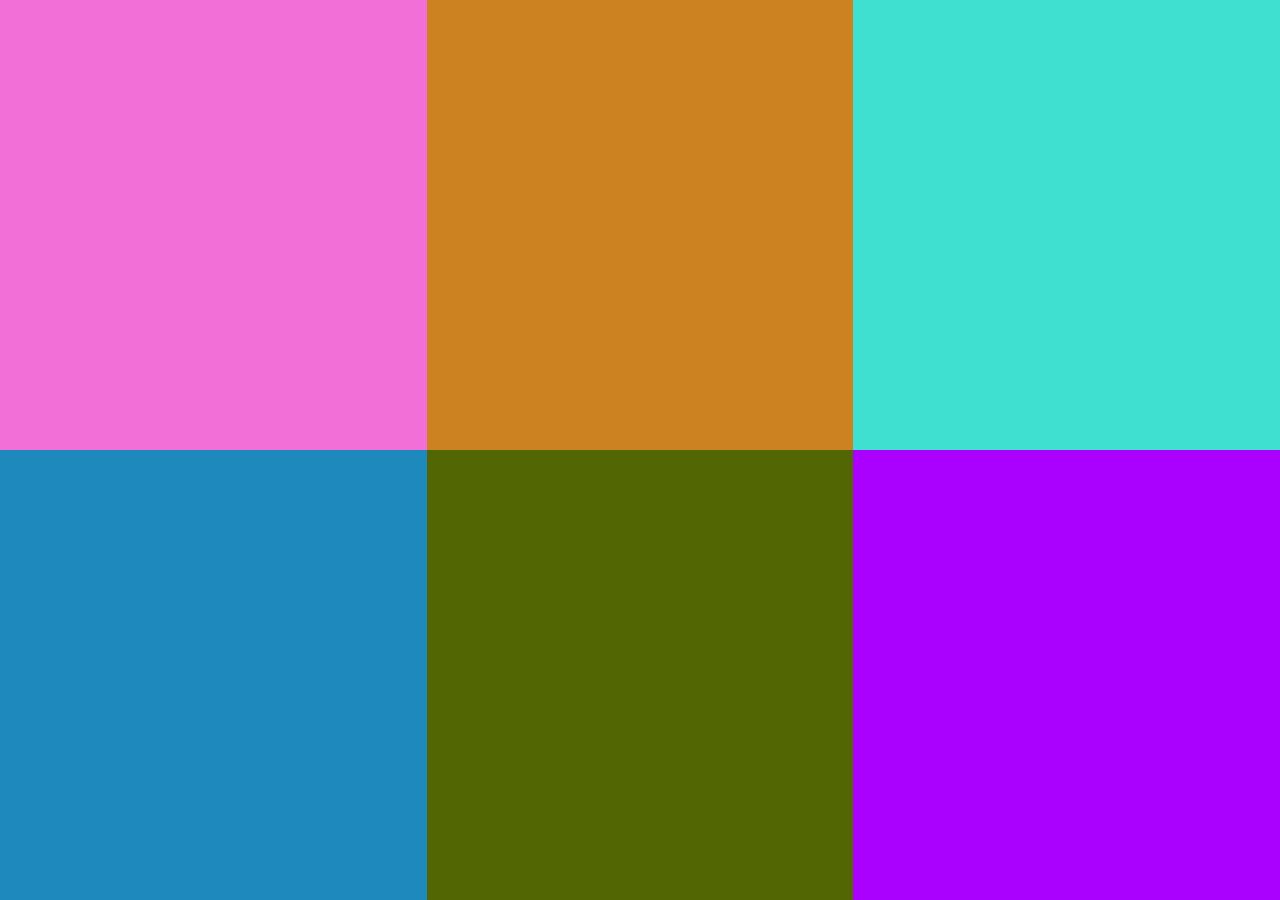
<file: index.html>
<!DOCTYPE html>
<html>
<head>
    <title>Welcome | Meet Joshi</title>
    <link rel="shortcut icon" href="https://media.licdn.com/mpr/mpr/shrinknp_200_200/AAEAAQAAAAAAAAVGAAAAJDAzNjMyMWY5LTljNTktNGEwOC05YTMzLWNlMjQzNjg1MTk3MQ.jpg" />
    <link rel="stylesheet" type="text/css" href="css/styles.css">
    <link rel="stylesheet" type="text/css" href="css/bootstrap.min.css">
    <link rel="stylesheet" type="text/css" href="css/bootstrap-theme.min.css">
    <script type="text/javascript" src="js/jquery-3.1.0.min.js"></script>
    <script type="text/javascript" src="js/general.js"></script>
</head>
<body>
    <div class="row-1">
        <div class="col-4" id="r11" style="cursor: pointer;" onclick="window.location='https://fb.com/meet.joshi.520';">

        </div>
        <div class="col-4" id="r12" style="cursor: pointer;" onclick="window.location='https://in.linkedin.com/in/meetjoshi';">

        </div>
        <div class="col-4" id="r13" style="cursor: pointer;" onclick="window.location='https://www.quora.com/profile/Meet-Joshi';">

        </div>
    </div>
    <div class="row-1">
        <div class="col-4" id="r21" style="cursor: pointer;" onclick="window.location='https://wiki.metakgp.org/w/User:Meetjoshi';">

        </div>
        <div class="col-4" id="r22" style="cursor: pointer;" onclick="window.location='https://twitter.com/meetiitkgp';">

        </div>
        <div class="col-4" id="r23" style="cursor: pointer;" onclick="window.location='https://github.com/meetjoshi';">

        </div>

    </div>
</body>
</html>
</file>
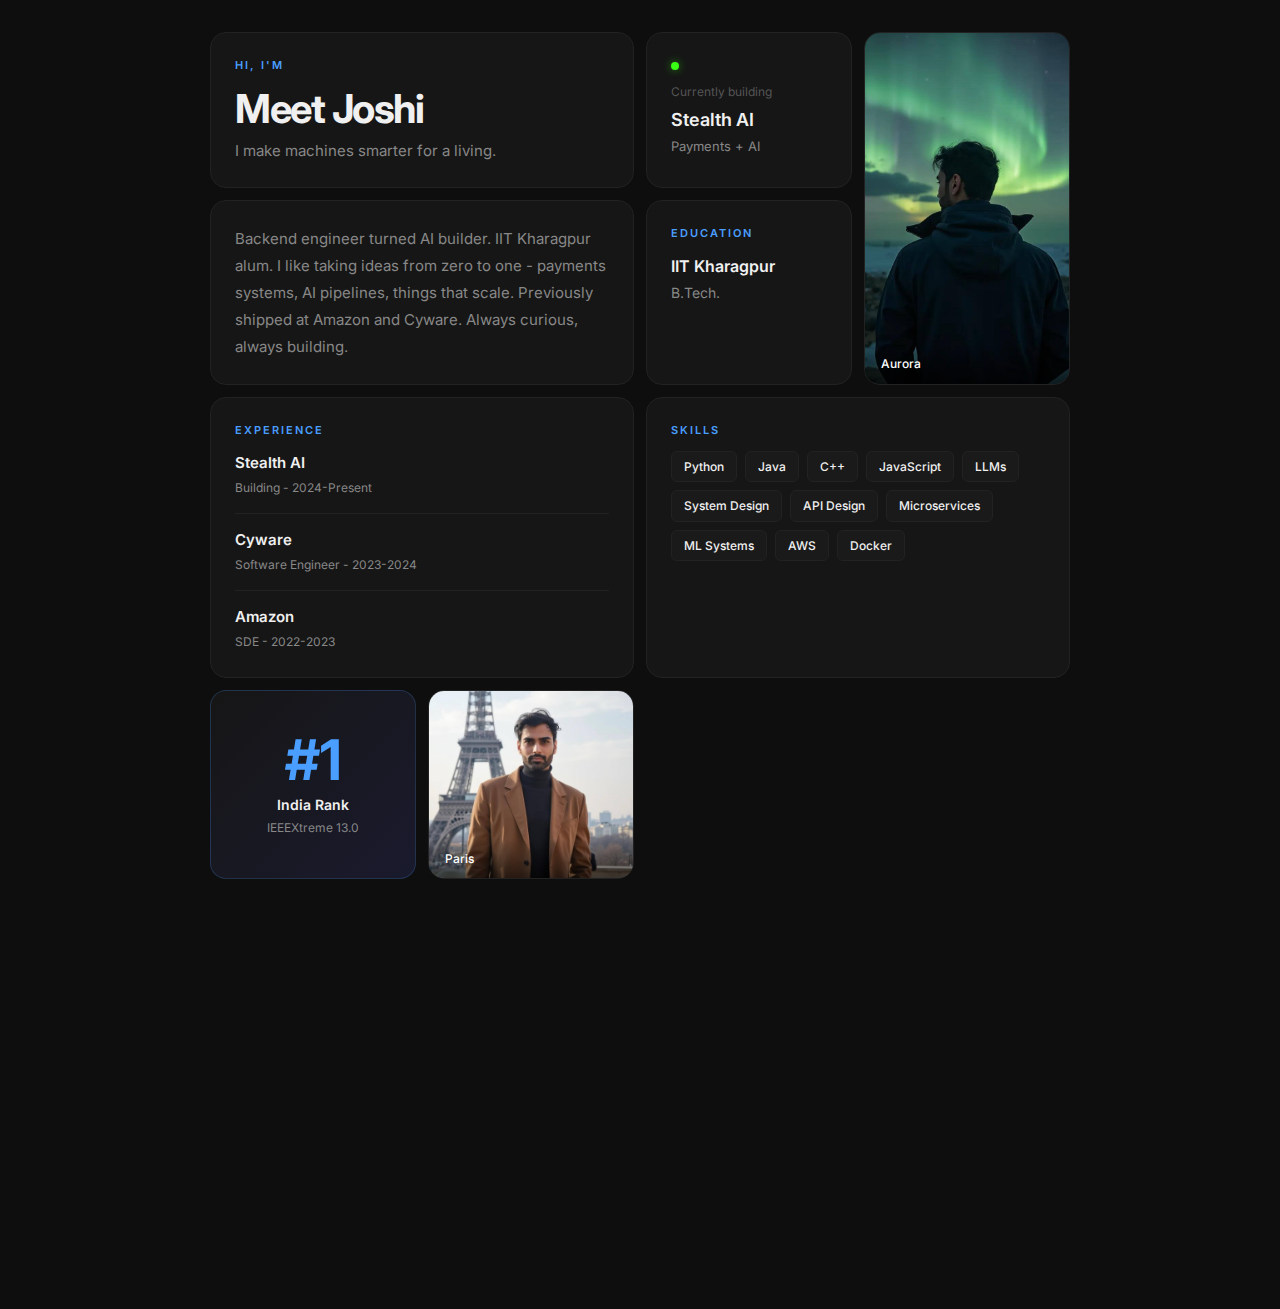
<file: bento/index.html>
<!DOCTYPE html>
<html lang="en">
<head>
    <meta charset="UTF-8">
    <meta name="viewport" content="width=device-width, initial-scale=1.0">
    <title>Meet Joshi - Bento</title>
    <meta name="description" content="Meet Joshi - I make machines smarter for a living.">
    <meta property="og:title" content="Meet Joshi">
    <meta property="og:description" content="I make machines smarter for a living.">
    <link rel="preconnect" href="https://fonts.googleapis.com">
    <link rel="preconnect" href="https://fonts.gstatic.com" crossorigin>
    <link href="https://fonts.googleapis.com/css2?family=Inter:wght@400;500;600;700&display=swap" rel="stylesheet">
    <link rel="stylesheet" href="style.css">
</head>
<body>

    <div class="bento-grid">

        <!-- Name -->
        <div class="tile tile-name" data-delay="0">
            <p class="tile-eyebrow">Hi, I'm</p>
            <h1>Meet Joshi</h1>
            <p class="tile-sub">I make machines smarter for a living.</p>
        </div>

        <!-- Status -->
        <div class="tile tile-status" data-delay="1">
            <div class="status-dot"></div>
            <p class="status-label">Currently building</p>
            <h2>Stealth AI</h2>
            <p class="status-focus">Payments + AI</p>
        </div>

        <!-- Photo 1 -->
        <div class="tile tile-photo tile-photo-tall" data-delay="2">
            <img src="../assets/photos/aurora-back-pose.jpg" alt="Aurora" loading="lazy">
            <span class="photo-caption">Aurora</span>
        </div>

        <!-- About -->
        <div class="tile tile-about" data-delay="3">
            <p>Backend engineer turned AI builder. IIT Kharagpur alum. I like taking ideas from zero to one - payments systems, AI pipelines, things that scale. Previously shipped at Amazon and Cyware. Always curious, always building.</p>
        </div>

        <!-- Education -->
        <div class="tile tile-edu" data-delay="4">
            <p class="tile-eyebrow">Education</p>
            <h3>IIT Kharagpur</h3>
            <p class="tile-detail">B.Tech.</p>
        </div>

        <!-- Experience -->
        <div class="tile tile-exp" data-delay="5">
            <p class="tile-eyebrow">Experience</p>
            <div class="exp-entries">
                <div class="exp-entry">
                    <h3>Stealth AI</h3>
                    <span class="exp-meta">Building - 2024-Present</span>
                </div>
                <div class="exp-entry">
                    <h3>Cyware</h3>
                    <span class="exp-meta">Software Engineer - 2023-2024</span>
                </div>
                <div class="exp-entry">
                    <h3>Amazon</h3>
                    <span class="exp-meta">SDE - 2022-2023</span>
                </div>
            </div>
        </div>

        <!-- Skills -->
        <div class="tile tile-skills" data-delay="6">
            <p class="tile-eyebrow">Skills</p>
            <div class="skill-tags">
                <span>Python</span>
                <span>Java</span>
                <span>C++</span>
                <span>JavaScript</span>
                <span>LLMs</span>
                <span>System Design</span>
                <span>API Design</span>
                <span>Microservices</span>
                <span>ML Systems</span>
                <span>AWS</span>
                <span>Docker</span>
            </div>
        </div>

        <!-- Achievement Highlight -->
        <div class="tile tile-ach-hero" data-delay="7">
            <div class="ach-rank">#1</div>
            <p class="ach-label">India Rank</p>
            <p class="ach-sub">IEEEXtreme 13.0</p>
        </div>

        <!-- Photo 2 -->
        <div class="tile tile-photo" data-delay="8">
            <img src="../assets/photos/eiffel-tower-day-front-pose.jpg" alt="Paris" loading="lazy">
            <span class="photo-caption">Paris</span>
        </div>

        <!-- Competitions -->
        <div class="tile tile-comps" data-delay="9">
            <p class="tile-eyebrow">Competitions</p>
            <ul class="comp-list">
                <li>Google Hash Code 2020 <span>Global</span></li>
                <li>Google Kick Start <span>Global</span></li>
                <li>CodeChef SnackDown 2019 <span>Global</span></li>
            </ul>
        </div>

        <!-- Patent -->
        <div class="tile tile-patent" data-delay="10">
            <p class="tile-eyebrow">Patent</p>
            <p class="patent-text">Low Code API Connector Framework with Dependency Management</p>
        </div>

        <!-- Photo Strip -->
        <div class="tile tile-gallery" data-delay="11">
            <div class="gallery-strip">
                <img src="../assets/photos/cappadocia-hot-air-balloons-side-pose.jpg" alt="Cappadocia" loading="lazy">
                <img src="../assets/photos/santorini-night-side-pose.jpg" alt="Santorini" loading="lazy">
                <img src="../assets/photos/aurora-side-pose.jpg" alt="Aurora" loading="lazy">
                <img src="../assets/photos/eiffel-tower-day-side-pose.jpg" alt="Paris" loading="lazy">
            </div>
        </div>

        <!-- Links -->
        <div class="tile tile-links" data-delay="12">
            <a href="https://github.com/meetjoshi" target="_blank" rel="noopener">GitHub</a>
            <a href="https://linkedin.com/in/meetjoshi" target="_blank" rel="noopener">LinkedIn</a>
            <a href="mailto:meet.joshi.iitkgp@gmail.com">Email</a>
        </div>

    </div>

    <script src="script.js"></script>
</body>
</html>
</file>
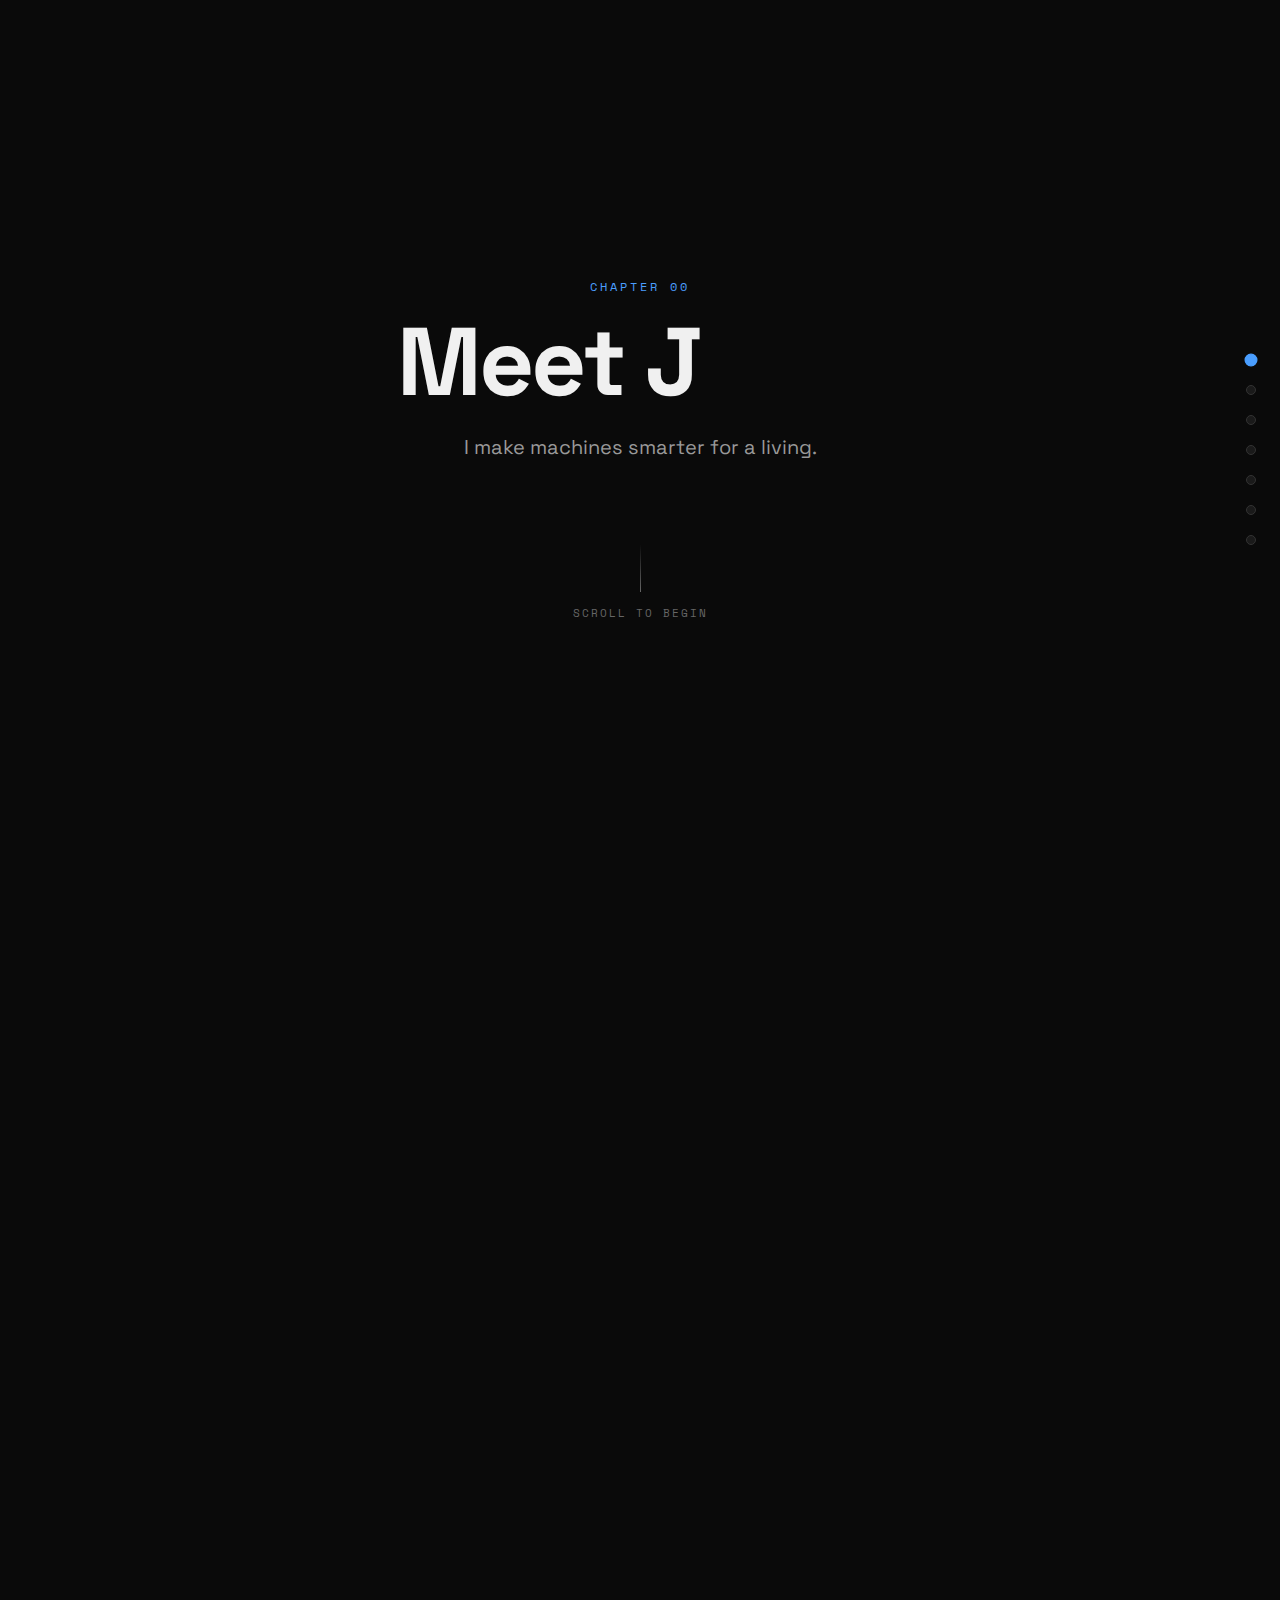
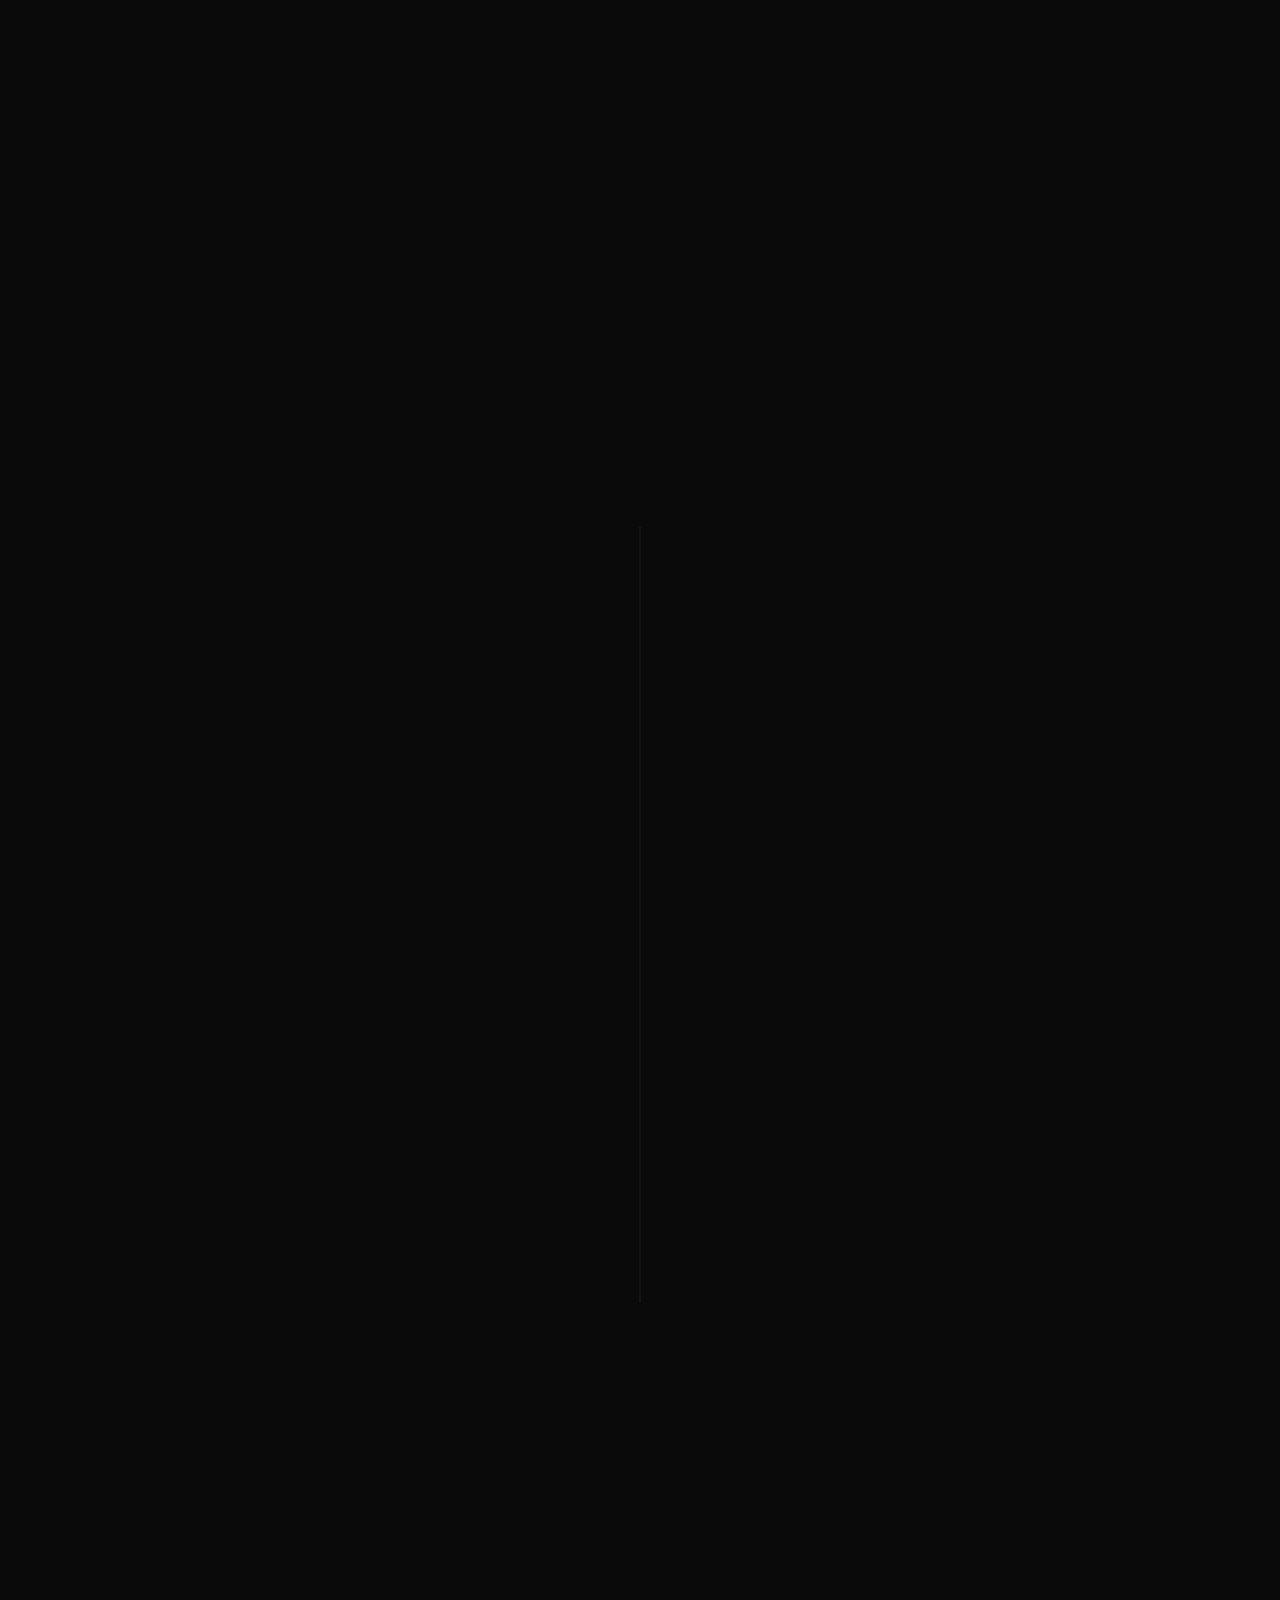
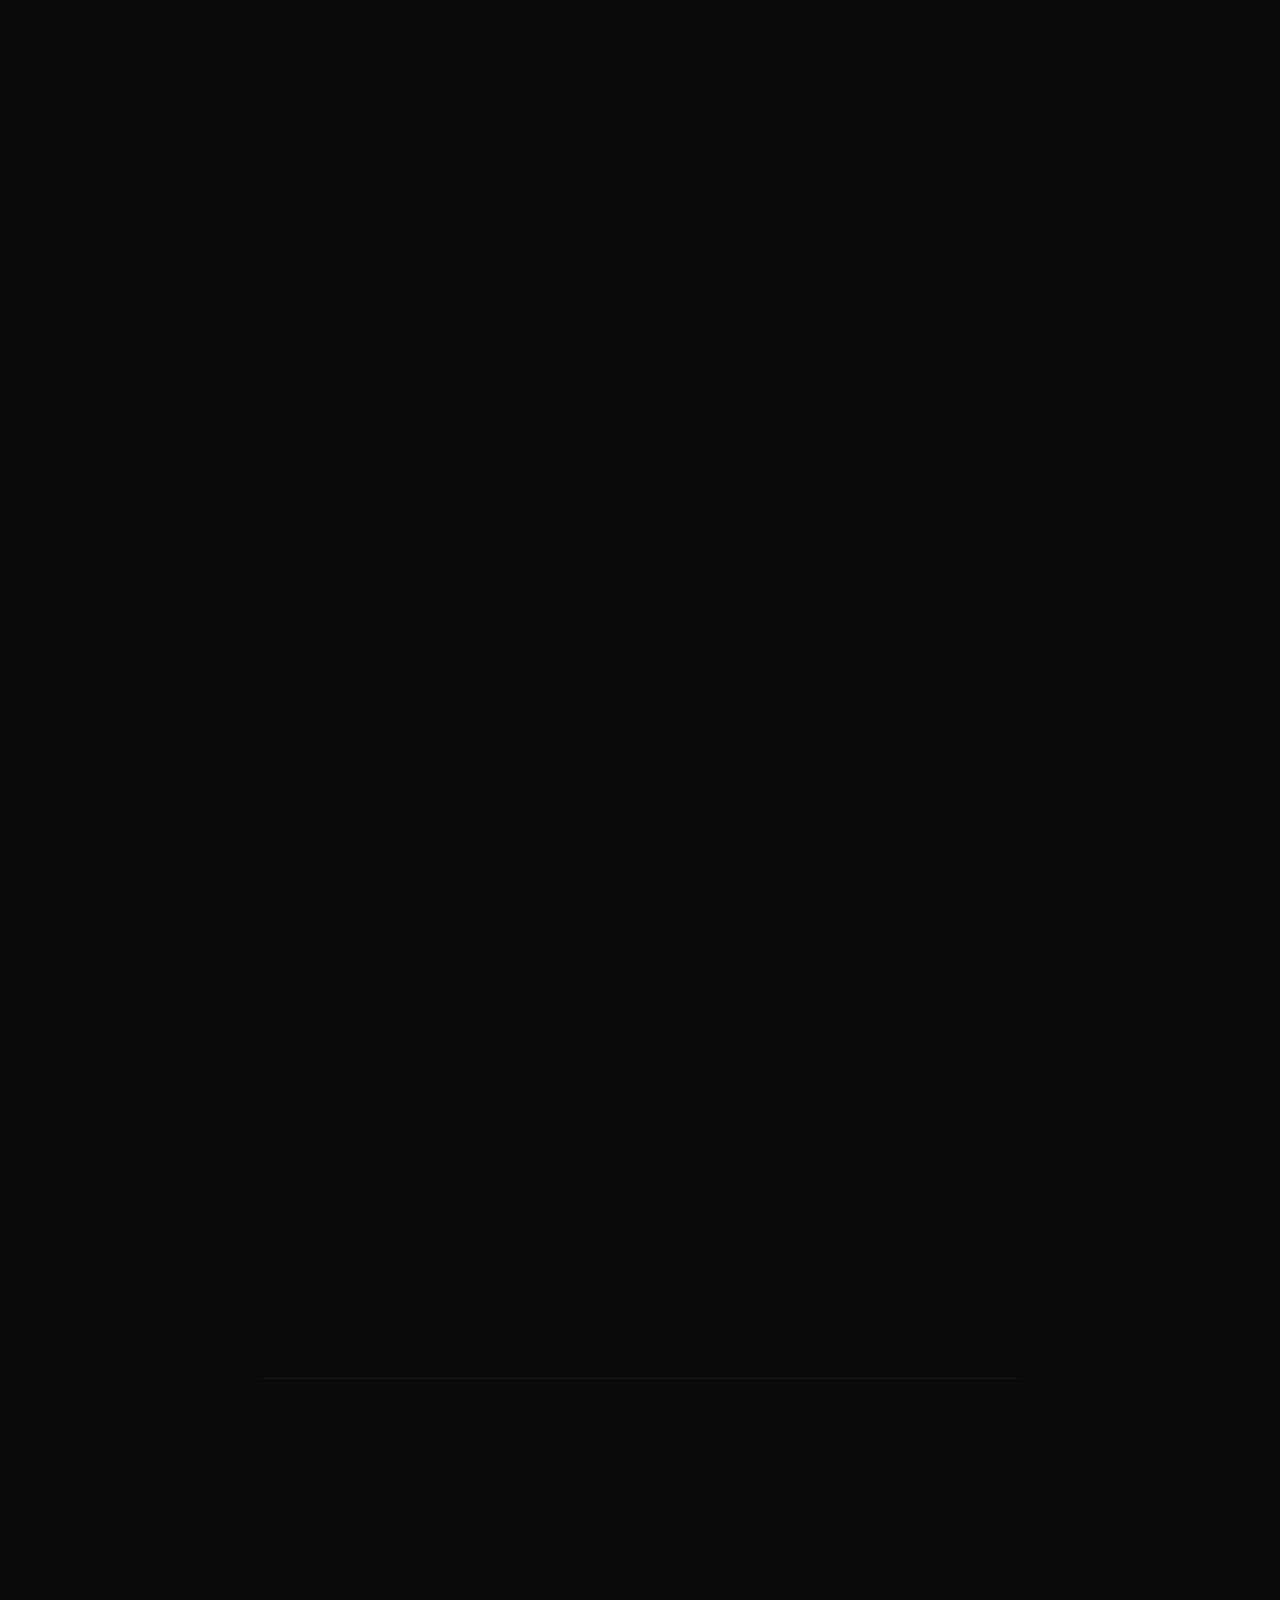
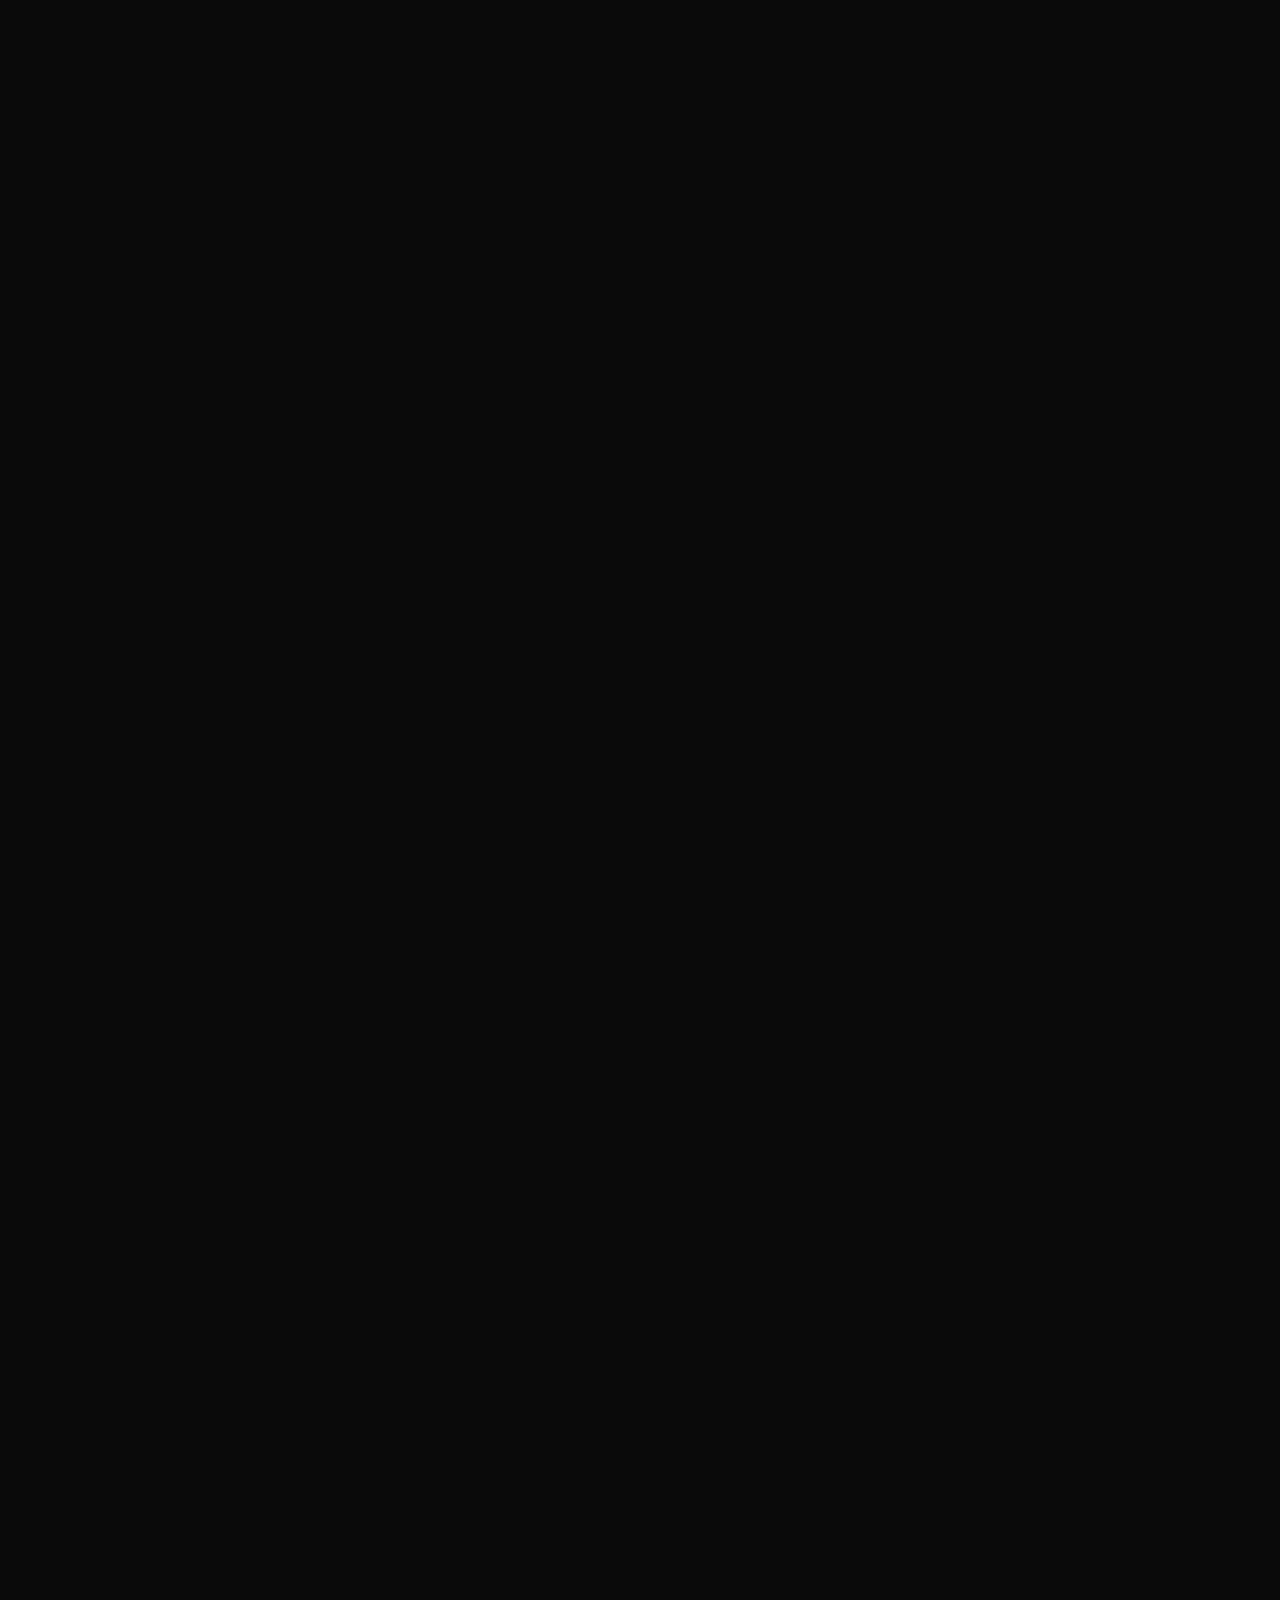
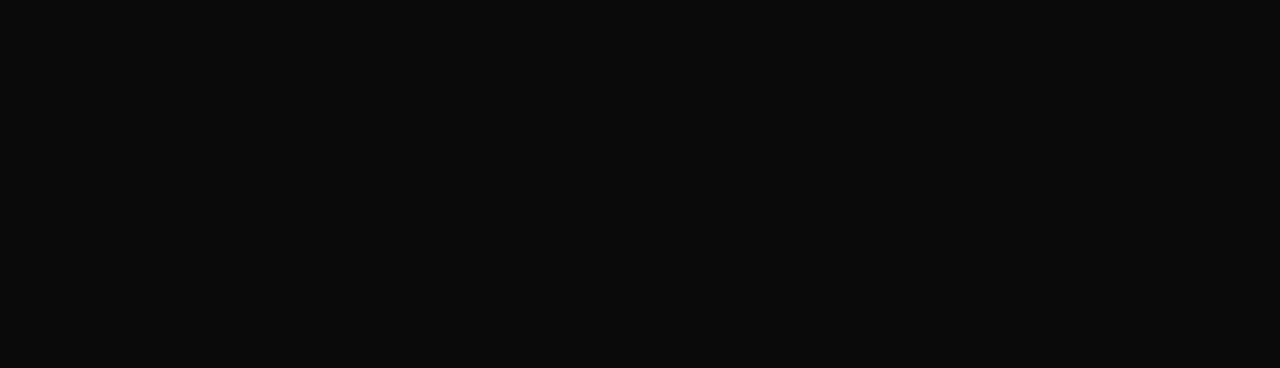
<file: interactive/index.html>
<!DOCTYPE html>
<html lang="en">
<head>
    <meta charset="UTF-8">
    <meta name="viewport" content="width=device-width, initial-scale=1.0">
    <title>Meet Joshi - The Journey</title>
    <meta name="description" content="Meet Joshi - I make machines smarter for a living.">
    <meta property="og:title" content="Meet Joshi">
    <meta property="og:description" content="I make machines smarter for a living.">
    <link rel="preconnect" href="https://fonts.googleapis.com">
    <link rel="preconnect" href="https://fonts.gstatic.com" crossorigin>
    <link href="https://fonts.googleapis.com/css2?family=Space+Grotesk:wght@400;500;600;700&family=Space+Mono:wght@400;700&display=swap" rel="stylesheet">
    <link rel="stylesheet" href="style.css">
</head>
<body>

    <div id="progress-bar"></div>

    <nav id="chapter-nav">
        <div class="nav-dot active" data-chapter="0"><span>Intro</span></div>
        <div class="nav-dot" data-chapter="1"><span>Origin</span></div>
        <div class="nav-dot" data-chapter="2"><span>Path</span></div>
        <div class="nav-dot" data-chapter="3"><span>Craft</span></div>
        <div class="nav-dot" data-chapter="4"><span>Wins</span></div>
        <div class="nav-dot" data-chapter="5"><span>World</span></div>
        <div class="nav-dot" data-chapter="6"><span>Next</span></div>
    </nav>

    <!-- ═══ Chapter 0: Opening ═══ -->
    <section class="chapter" id="ch-intro">
        <div class="ch-inner">
            <p class="ch-label">Chapter 00</p>
            <h1 class="hero-name" id="typed-name">
                <span class="letter">M</span><span class="letter">e</span><span class="letter">e</span><span class="letter">t</span><span class="letter">&nbsp;</span><span class="letter">J</span><span class="letter">o</span><span class="letter">s</span><span class="letter">h</span><span class="letter">i</span>
            </h1>
            <p class="hero-tagline reveal-up">I make machines smarter for a living.</p>
            <div class="scroll-cue reveal-up">
                <div class="scroll-cue-line"></div>
                <span>Scroll to begin</span>
            </div>
        </div>
    </section>

    <!-- ═══ Chapter 1: Origin ═══ -->
    <section class="chapter" id="ch-origin">
        <div class="ch-inner">
            <p class="ch-label reveal-up">Chapter 01</p>
            <h2 class="ch-title reveal-up">The Foundation</h2>
            <div class="origin-card reveal-up">
                <div class="origin-emblem">IIT</div>
                <div class="origin-text">
                    <h3>Indian Institute of Technology, Kharagpur</h3>
                    <p>Bachelor of Technology</p>
                </div>
            </div>
            <p class="ch-body reveal-up">
                It started with curiosity and competitive programming. IIT Kharagpur was the launchpad - 
                where late-night coding sessions and algorithmic problem solving shaped the engineer 
                I'd become.
            </p>
        </div>
    </section>

    <!-- ═══ Chapter 2: The Path ═══ -->
    <section class="chapter ch-wide" id="ch-path">
        <div class="ch-inner">
            <p class="ch-label reveal-up">Chapter 02</p>
            <h2 class="ch-title reveal-up">The Path</h2>
            <p class="ch-subtitle reveal-up">Three chapters. Each one a different scale, a different puzzle.</p>
        </div>
        <div class="path-track">
            <div class="path-line" id="path-line"></div>
            <div class="path-card reveal-left" data-year="2022">
                <span class="path-year">2022</span>
                <h3>Amazon</h3>
                <p class="path-role">Software Development Engineer</p>
                <p class="path-desc">Advertisement Technology - building systems that serve billions of impressions.</p>
            </div>
            <div class="path-card reveal-right" data-year="2023">
                <span class="path-year">2023</span>
                <h3>Cyware</h3>
                <p class="path-role">Software Engineer</p>
                <p class="path-desc">Cybersecurity and AI - protecting organizations with intelligent threat analysis.</p>
            </div>
            <div class="path-card reveal-left" data-year="2024">
                <span class="path-year">2024</span>
                <h3>Stealth AI</h3>
                <p class="path-role">Building</p>
                <p class="path-desc">Payments + AI - taking an idea from zero to one.</p>
            </div>
        </div>
    </section>

    <!-- ═══ Chapter 3: The Craft ═══ -->
    <section class="chapter" id="ch-craft">
        <div class="ch-inner">
            <p class="ch-label reveal-up">Chapter 03</p>
            <h2 class="ch-title reveal-up">The Craft</h2>
            <p class="ch-subtitle reveal-up">Tools I think in.</p>
            <div class="craft-grid">
                <div class="craft-group reveal-up">
                    <h3>Languages</h3>
                    <div class="craft-bars">
                        <div class="craft-bar" data-width="95"><span class="bar-label">Python</span><div class="bar-fill"></div></div>
                        <div class="craft-bar" data-width="90"><span class="bar-label">Java</span><div class="bar-fill"></div></div>
                        <div class="craft-bar" data-width="85"><span class="bar-label">C++</span><div class="bar-fill"></div></div>
                        <div class="craft-bar" data-width="80"><span class="bar-label">JavaScript</span><div class="bar-fill"></div></div>
                    </div>
                </div>
                <div class="craft-group reveal-up">
                    <h3>Systems</h3>
                    <div class="craft-bars">
                        <div class="craft-bar" data-width="92"><span class="bar-label">System Design</span><div class="bar-fill"></div></div>
                        <div class="craft-bar" data-width="90"><span class="bar-label">API Design</span><div class="bar-fill"></div></div>
                        <div class="craft-bar" data-width="88"><span class="bar-label">Microservices</span><div class="bar-fill"></div></div>
                    </div>
                </div>
                <div class="craft-group reveal-up">
                    <h3>AI / ML</h3>
                    <div class="craft-bars">
                        <div class="craft-bar" data-width="90"><span class="bar-label">LLMs</span><div class="bar-fill"></div></div>
                        <div class="craft-bar" data-width="85"><span class="bar-label">Data Pipelines</span><div class="bar-fill"></div></div>
                        <div class="craft-bar" data-width="82"><span class="bar-label">ML Systems</span><div class="bar-fill"></div></div>
                    </div>
                </div>
                <div class="craft-group reveal-up">
                    <h3>Infra</h3>
                    <div class="craft-bars">
                        <div class="craft-bar" data-width="88"><span class="bar-label">AWS</span><div class="bar-fill"></div></div>
                        <div class="craft-bar" data-width="85"><span class="bar-label">Docker</span><div class="bar-fill"></div></div>
                    </div>
                </div>
            </div>
        </div>
    </section>

    <!-- ═══ Chapter 4: The Wins ═══ -->
    <section class="chapter" id="ch-wins">
        <div class="ch-inner">
            <p class="ch-label reveal-up">Chapter 04</p>
            <h2 class="ch-title reveal-up">The Victories</h2>
            <div class="wins-hero reveal-up">
                <div class="win-counter" data-target="1">#<span class="counter">0</span></div>
                <p class="win-counter-label">India Rank - IEEEXtreme 13.0</p>
                <p class="win-counter-sub">24-hour global programming competition</p>
            </div>
            <div class="wins-grid">
                <div class="win-card reveal-up">
                    <h3>Google Hash Code 2020</h3>
                    <p>Global qualifier - team-based optimization</p>
                </div>
                <div class="win-card reveal-up">
                    <h3>Google Kick Start</h3>
                    <p>Global algorithmic coding rounds</p>
                </div>
                <div class="win-card reveal-up">
                    <h3>CodeChef SnackDown 2019</h3>
                    <p>International pair programming</p>
                </div>
            </div>
            <div class="wins-extra">
                <div class="win-badge reveal-up">
                    <span class="badge-icon">P</span>
                    <div>
                        <h4>Patent Holder</h4>
                        <p>Low Code API Connector Framework with Dependency Management</p>
                    </div>
                </div>
            </div>
        </div>
    </section>

    <!-- ═══ Chapter 5: The World ═══ -->
    <section class="chapter ch-wide" id="ch-world">
        <div class="ch-inner">
            <p class="ch-label reveal-up">Chapter 05</p>
            <h2 class="ch-title reveal-up">The World</h2>
            <p class="ch-subtitle reveal-up">When I'm not coding, I'm probably somewhere far away.</p>
        </div>
        <div class="world-strip">
            <div class="world-img reveal-up" style="--delay: 0s">
                <img src="../assets/photos/aurora-back-pose.jpg" alt="Aurora" loading="lazy">
                <span>Aurora</span>
            </div>
            <div class="world-img reveal-up" style="--delay: 0.1s">
                <img src="../assets/photos/cappadocia-hot-air-balloons-side-pose.jpg" alt="Cappadocia" loading="lazy">
                <span>Cappadocia</span>
            </div>
            <div class="world-img reveal-up" style="--delay: 0.2s">
                <img src="../assets/photos/eiffel-tower-day-front-pose.jpg" alt="Paris" loading="lazy">
                <span>Paris</span>
            </div>
            <div class="world-img reveal-up" style="--delay: 0.3s">
                <img src="../assets/photos/santorini-night-side-pose.jpg" alt="Santorini" loading="lazy">
                <span>Santorini</span>
            </div>
            <div class="world-img reveal-up" style="--delay: 0.4s">
                <img src="../assets/photos/aurora-side-pose.jpg" alt="Aurora" loading="lazy">
                <span>Aurora</span>
            </div>
            <div class="world-img reveal-up" style="--delay: 0.5s">
                <img src="../assets/photos/eiffel-tower-day-side-pose.jpg" alt="Paris" loading="lazy">
                <span>Paris</span>
            </div>
        </div>
    </section>

    <!-- ═══ Chapter 6: What's Next ═══ -->
    <section class="chapter" id="ch-next">
        <div class="ch-inner">
            <p class="ch-label reveal-up">Chapter 06</p>
            <h2 class="ch-title reveal-up">What's Next?</h2>
            <p class="ch-body reveal-up">
                Always curious. Always building. The next chapter is being written right now.
            </p>
            <div class="next-links reveal-up">
                <a href="https://github.com/meetjoshi" target="_blank" rel="noopener">GitHub</a>
                <a href="https://linkedin.com/in/meetjoshi" target="_blank" rel="noopener">LinkedIn</a>
                <a href="mailto:meet.joshi.iitkgp@gmail.com">Email</a>
            </div>
            <p class="next-sign reveal-up">Meet Joshi</p>
        </div>
    </section>

    <script src="script.js"></script>
</body>
</html>
</file>
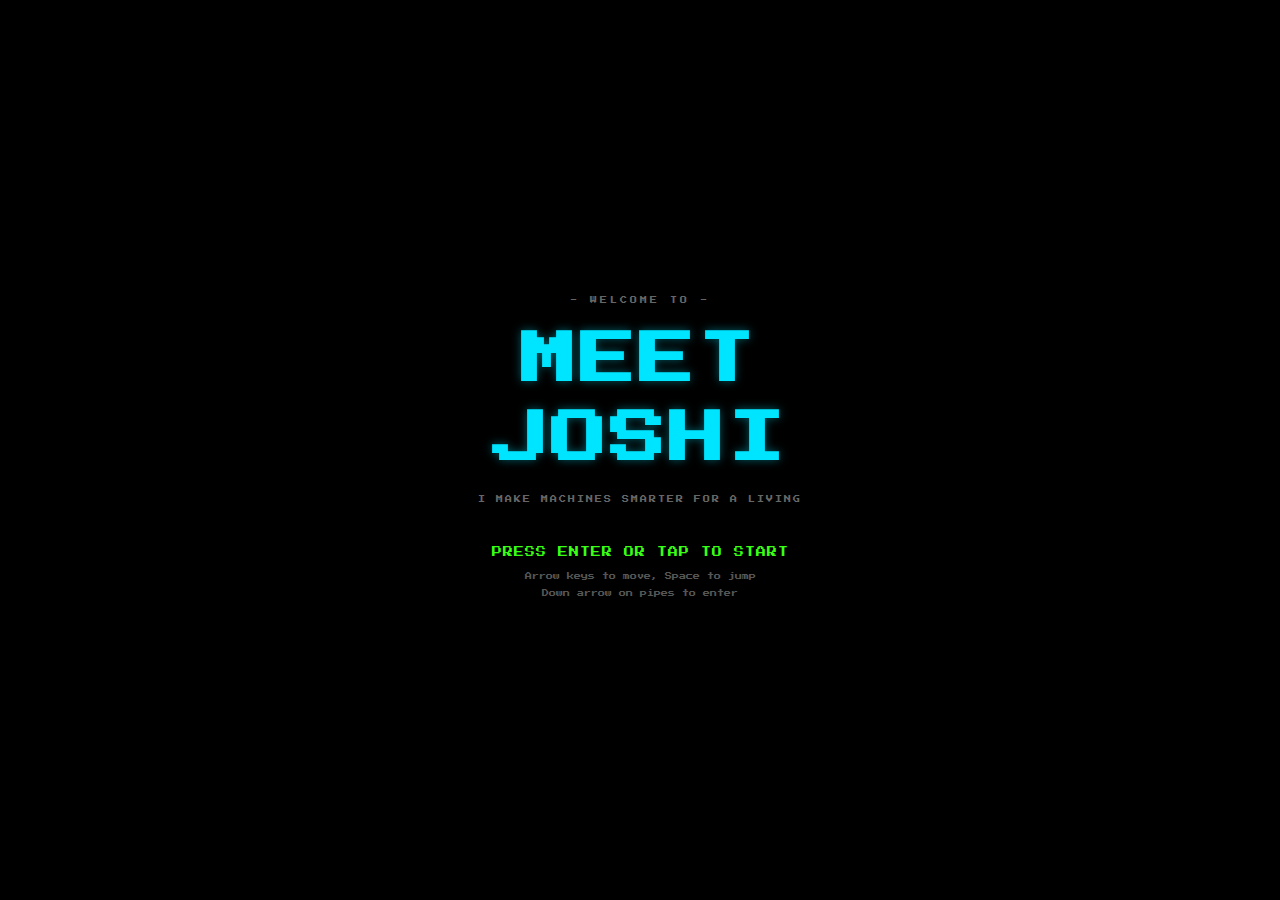
<file: mario/index.html>
<!DOCTYPE html>
<html lang="en">
<head>
    <meta charset="UTF-8">
    <meta name="viewport" content="width=device-width, initial-scale=1.0, maximum-scale=1.0, user-scalable=no">
    <title>Meet Joshi - Mario</title>
    <meta name="description" content="Meet Joshi - I make machines smarter for a living.">
    <link rel="preconnect" href="https://fonts.googleapis.com">
    <link rel="preconnect" href="https://fonts.gstatic.com" crossorigin>
    <link href="https://fonts.googleapis.com/css2?family=Press+Start+2P&display=swap" rel="stylesheet">
    <link rel="stylesheet" href="style.css">
</head>
<body>

    <!-- HUD -->
    <div id="hud">
        <div class="hud-item"><span class="hud-label">MEET</span><span class="hud-val" id="hud-score">000000</span></div>
        <div class="hud-item"><span class="hud-label">COINS</span><span class="hud-val"><span class="coin-icon">&#9679;</span> x<span id="hud-coins">00</span></span></div>
        <div class="hud-item"><span class="hud-label">WORLD</span><span class="hud-val">1-1</span></div>
        <div class="hud-item"><span class="hud-label">TIME</span><span class="hud-val" id="hud-time">999</span></div>
    </div>

    <!-- Game Canvas -->
    <canvas id="game"></canvas>

    <!-- Info Overlay -->
    <div id="info-overlay" class="hidden">
        <div id="info-panel">
            <button id="info-close">X</button>
            <div id="info-content"></div>
        </div>
    </div>

    <!-- Mobile Touch Controls -->
    <div id="touch-controls">
        <div class="touch-left">
            <button class="touch-btn" id="btn-left">&#9664;</button>
            <button class="touch-btn" id="btn-right">&#9654;</button>
        </div>
        <div class="touch-right">
            <button class="touch-btn touch-jump" id="btn-jump">A</button>
            <button class="touch-btn" id="btn-down">&#9660;</button>
        </div>
    </div>

    <!-- Start Screen -->
    <div id="start-screen">
        <div class="start-content">
            <p class="start-pre">- WELCOME TO -</p>
            <h1>MEET<br>JOSHI</h1>
            <p class="start-sub">I MAKE MACHINES SMARTER FOR A LIVING</p>
            <p class="start-prompt blink">PRESS ENTER OR TAP TO START</p>
            <p class="start-controls">Arrow keys to move, Space to jump<br>Down arrow on pipes to enter</p>
        </div>
    </div>

    <script src="script.js"></script>
</body>
</html>
</file>
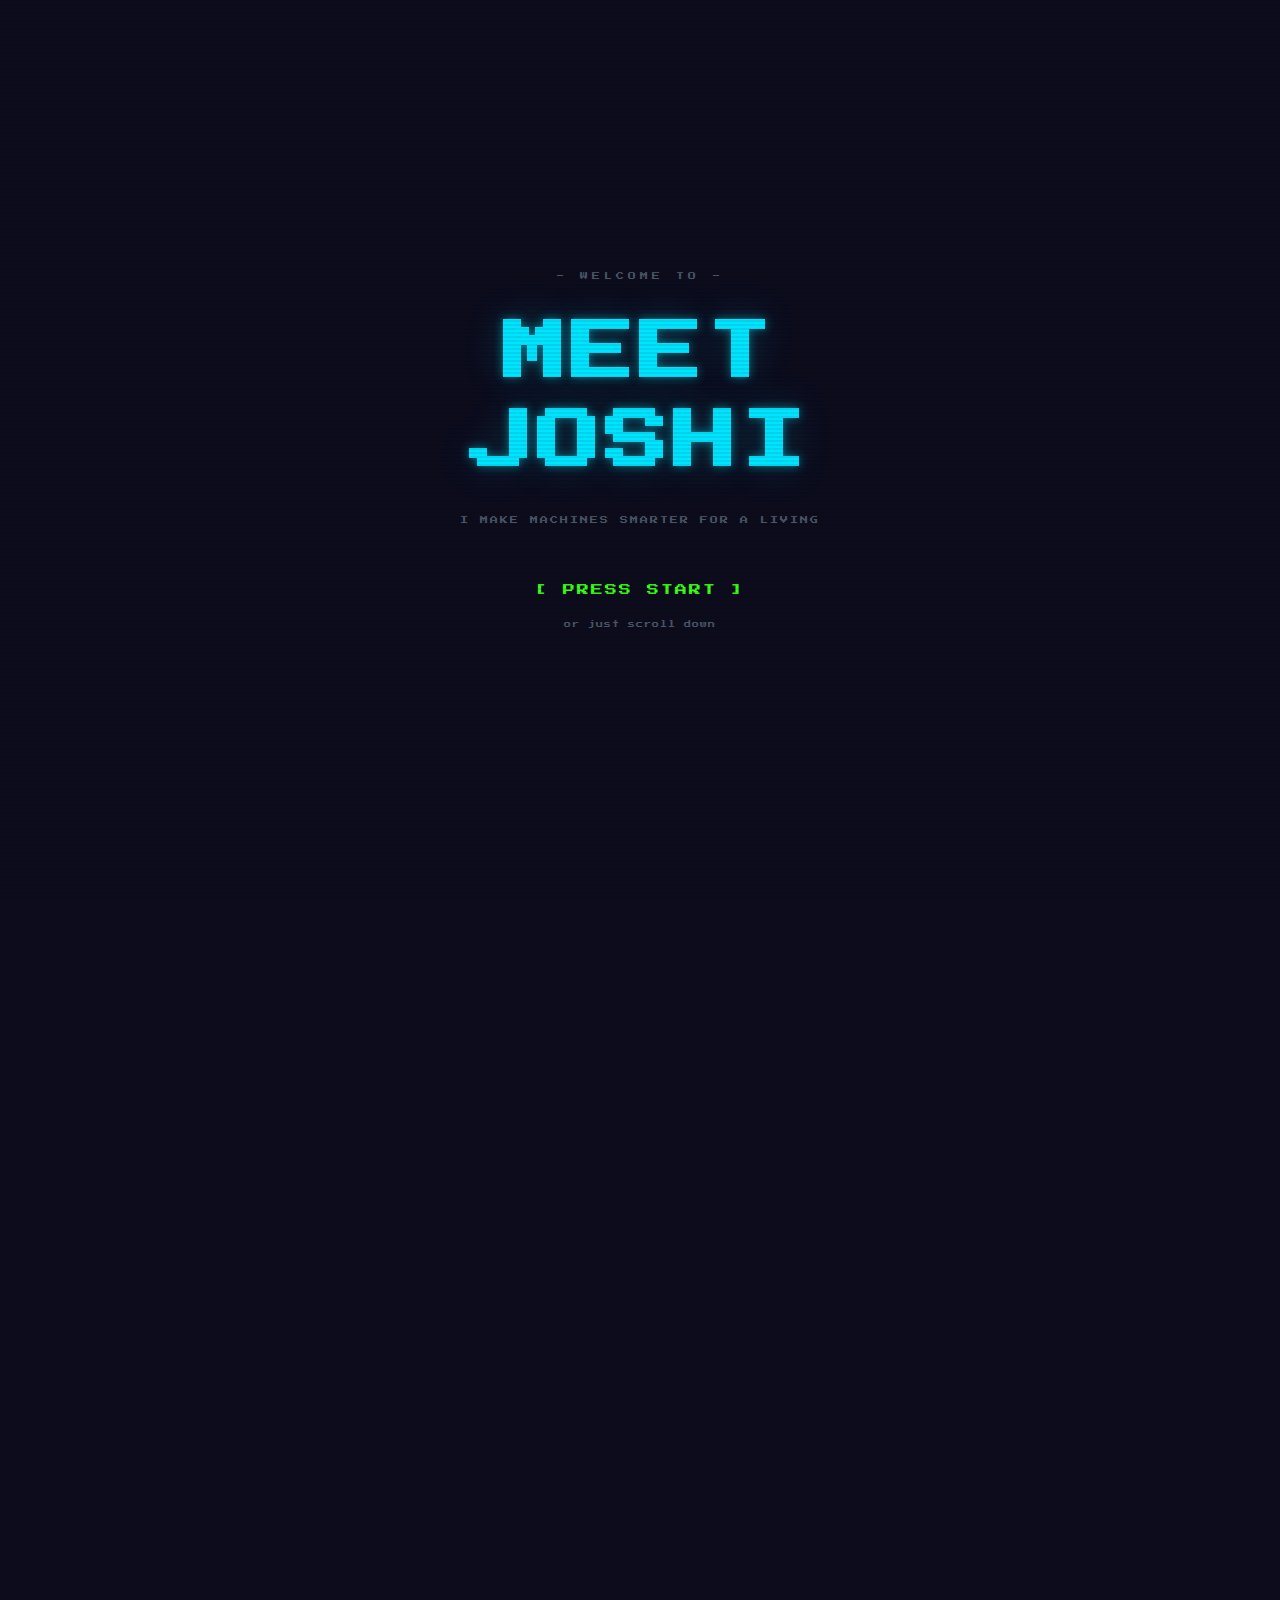
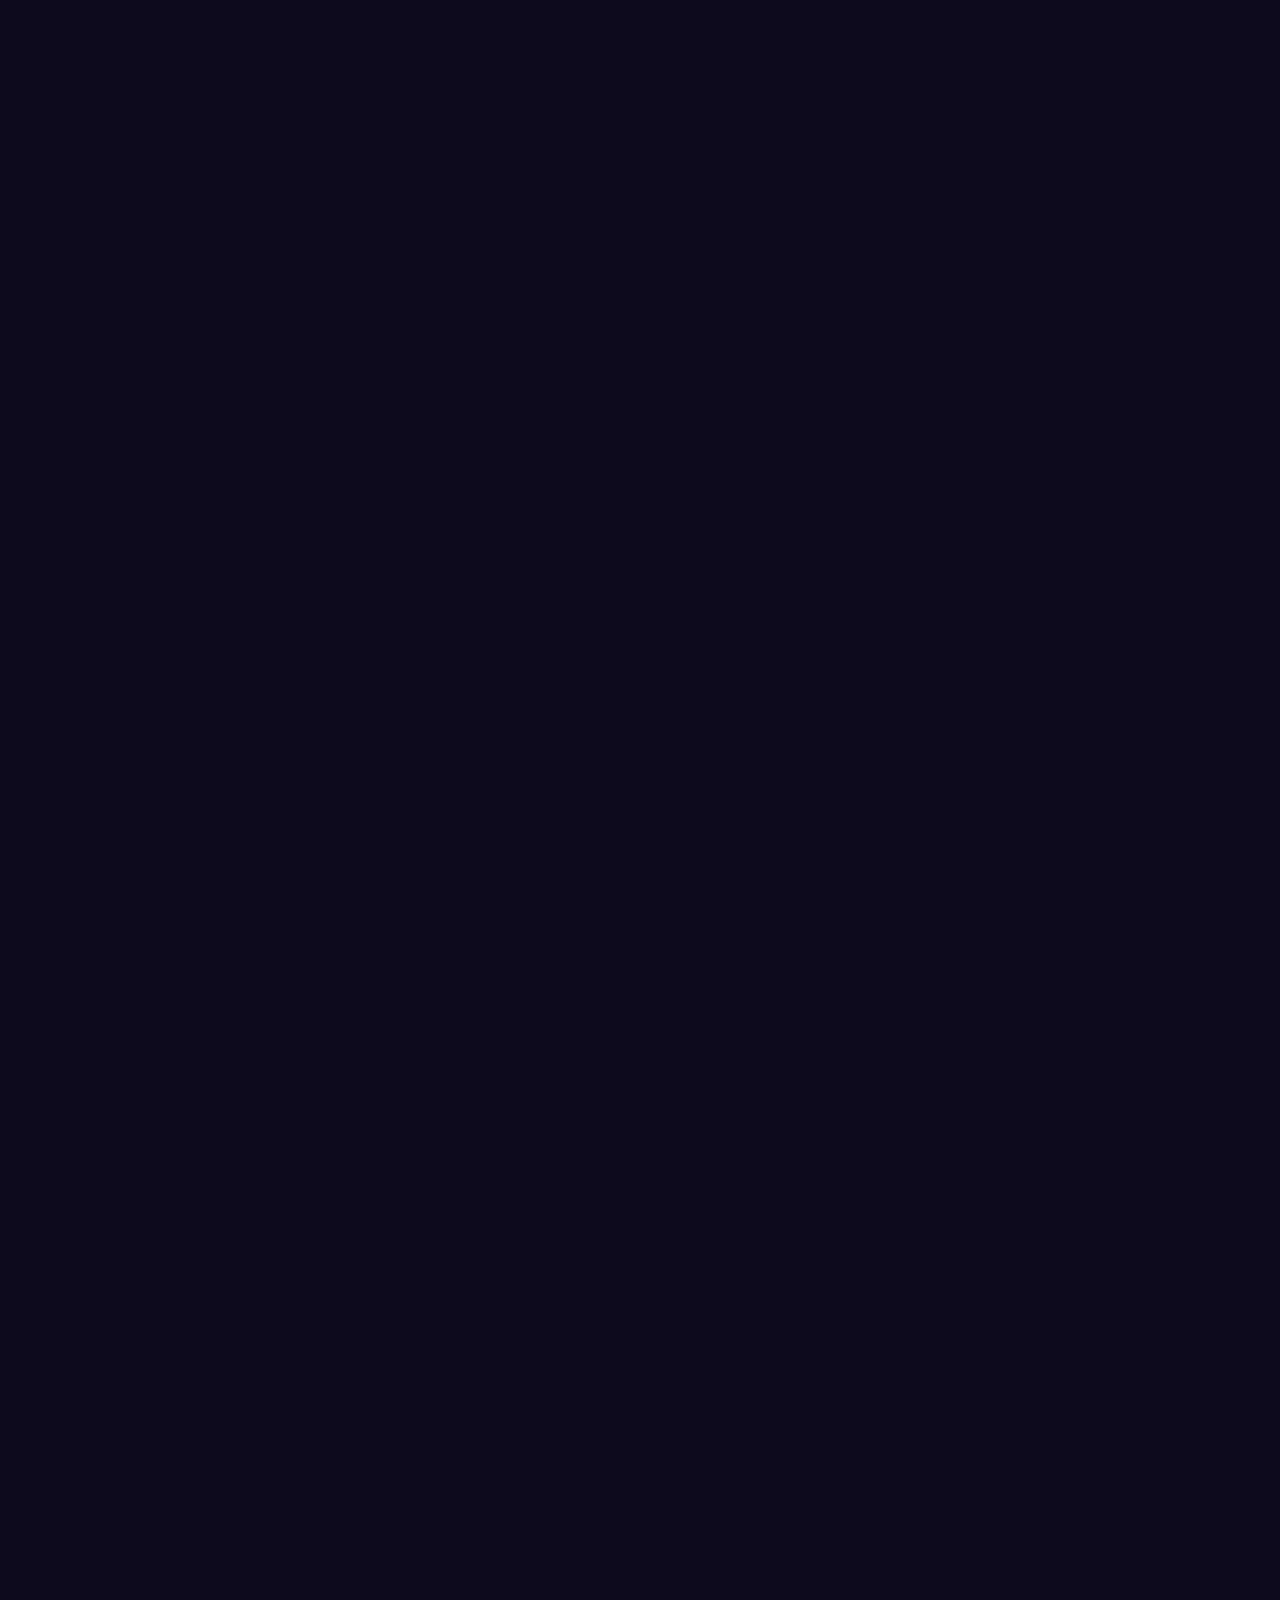
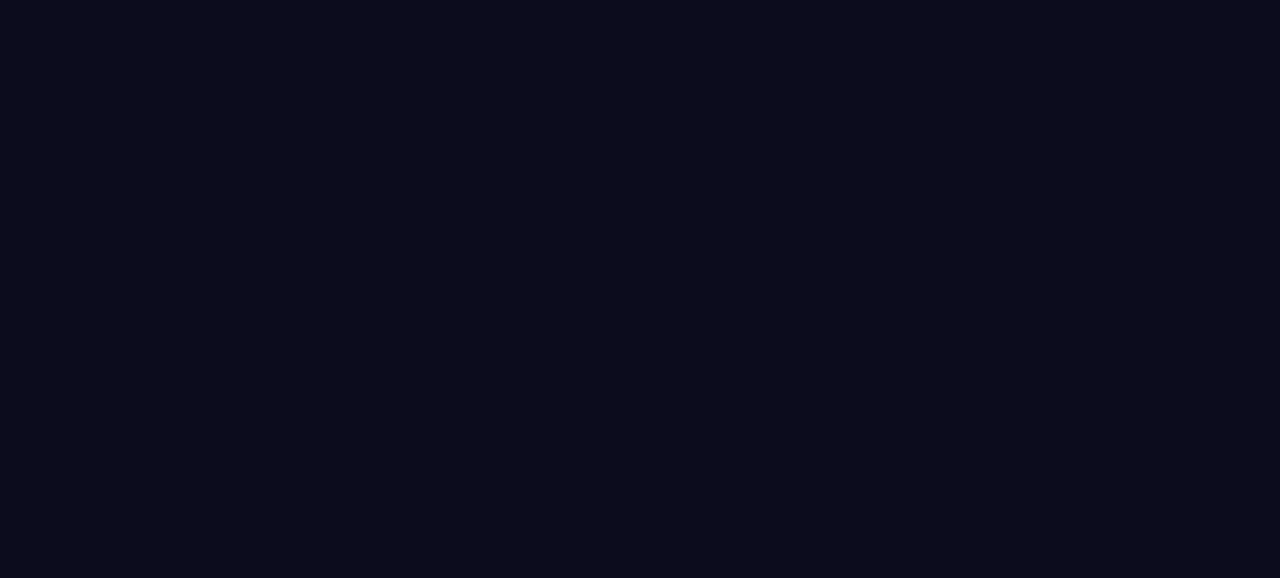
<file: retro/index.html>
<!DOCTYPE html>
<html lang="en">
<head>
    <meta charset="UTF-8">
    <meta name="viewport" content="width=device-width, initial-scale=1.0">
    <title>MEET JOSHI - Player Profile</title>
    <meta name="description" content="Meet Joshi - I make machines smarter for a living.">
    <link rel="preconnect" href="https://fonts.googleapis.com">
    <link rel="preconnect" href="https://fonts.gstatic.com" crossorigin>
    <link href="https://fonts.googleapis.com/css2?family=Press+Start+2P&display=swap" rel="stylesheet">
    <link rel="stylesheet" href="style.css">
</head>
<body>

    <div id="scanlines"></div>
    <div id="crt-flicker"></div>

    <!-- ═══ Title Screen ═══ -->
    <div id="title-screen">
        <div class="title-content">
            <p class="title-pre">- WELCOME TO -</p>
            <h1 class="title-name">MEET<br>JOSHI</h1>
            <p class="title-sub">I MAKE MACHINES SMARTER FOR A LIVING</p>
            <p class="title-start blink">[ PRESS START ]</p>
            <p class="title-hint">or just scroll down</p>
        </div>
    </div>

    <!-- ═══ Main Game Screen ═══ -->
    <main id="game-screen">

        <!-- ── Player Stats ── -->
        <section class="panel" id="stats">
            <div class="panel-header">
                <span class="panel-icon">&#9733;</span>
                <h2>PLAYER STATS</h2>
            </div>
            <div class="panel-body">
                <div class="stat-card">
                    <div class="stat-row">
                        <span class="stat-label">NAME</span>
                        <span class="stat-value">MEET JOSHI</span>
                    </div>
                    <div class="stat-row">
                        <span class="stat-label">CLASS</span>
                        <span class="stat-value">AI ENGINEER</span>
                    </div>
                    <div class="stat-row">
                        <span class="stat-label">ORIGIN</span>
                        <span class="stat-value">IIT KHARAGPUR</span>
                    </div>
                    <div class="stat-row">
                        <span class="stat-label">STATUS</span>
                        <span class="stat-value status-active">BUILDING</span>
                    </div>
                </div>
                <div class="stat-bars">
                    <div class="bar-row">
                        <span class="bar-label">BACKEND</span>
                        <div class="pixel-bar"><div class="pixel-bar-fill" data-pct="95"></div></div>
                    </div>
                    <div class="bar-row">
                        <span class="bar-label">AI / ML</span>
                        <div class="pixel-bar"><div class="pixel-bar-fill" data-pct="90"></div></div>
                    </div>
                    <div class="bar-row">
                        <span class="bar-label">SYSTEM DESIGN</span>
                        <div class="pixel-bar"><div class="pixel-bar-fill" data-pct="88"></div></div>
                    </div>
                    <div class="bar-row">
                        <span class="bar-label">INFRA</span>
                        <div class="pixel-bar"><div class="pixel-bar-fill" data-pct="85"></div></div>
                    </div>
                </div>
            </div>
        </section>

        <!-- ── Quest Log ── -->
        <section class="panel" id="quests">
            <div class="panel-header">
                <span class="panel-icon">&#9776;</span>
                <h2>QUEST LOG</h2>
            </div>
            <div class="panel-body">
                <div class="quest completed">
                    <div class="quest-status">[ACTIVE]</div>
                    <div class="quest-info">
                        <h3>STEALTH AI</h3>
                        <p>Building - Payments + AI</p>
                        <span class="quest-date">APR 2024 - PRESENT</span>
                    </div>
                    <div class="quest-xp">CURRENT</div>
                </div>
                <div class="quest completed">
                    <div class="quest-status">[DONE]</div>
                    <div class="quest-info">
                        <h3>CYWARE</h3>
                        <p>Software Engineer - Cybersecurity, AI</p>
                        <span class="quest-date">JUN 2023 - MAR 2024</span>
                    </div>
                    <div class="quest-xp">+800 XP</div>
                </div>
                <div class="quest completed">
                    <div class="quest-status">[DONE]</div>
                    <div class="quest-info">
                        <h3>AMAZON</h3>
                        <p>SDE - Advertisement Technology</p>
                        <span class="quest-date">JUN 2022 - MAY 2023</span>
                    </div>
                    <div class="quest-xp">+1200 XP</div>
                </div>
                <div class="quest completed">
                    <div class="quest-status">[DONE]</div>
                    <div class="quest-info">
                        <h3>IIT KHARAGPUR</h3>
                        <p>B.Tech. - The tutorial level</p>
                        <span class="quest-date">2018 - 2022</span>
                    </div>
                    <div class="quest-xp">+2000 XP</div>
                </div>
            </div>
        </section>

        <!-- ── Inventory (Skills) ── -->
        <section class="panel" id="inventory">
            <div class="panel-header">
                <span class="panel-icon">&#9881;</span>
                <h2>INVENTORY</h2>
            </div>
            <div class="panel-body">
                <div class="inv-grid">
                    <div class="inv-slot legendary" data-tip="Primary weapon">
                        <span class="inv-icon">Py</span>
                        <span class="inv-name">PYTHON</span>
                    </div>
                    <div class="inv-slot epic" data-tip="Heavy DPS">
                        <span class="inv-icon">Jv</span>
                        <span class="inv-name">JAVA</span>
                    </div>
                    <div class="inv-slot epic" data-tip="Classic blade">
                        <span class="inv-icon">C+</span>
                        <span class="inv-name">C++</span>
                    </div>
                    <div class="inv-slot rare" data-tip="Utility spell">
                        <span class="inv-icon">JS</span>
                        <span class="inv-name">JAVASCRIPT</span>
                    </div>
                    <div class="inv-slot legendary" data-tip="Summoning magic">
                        <span class="inv-icon">AI</span>
                        <span class="inv-name">LLMs</span>
                    </div>
                    <div class="inv-slot epic" data-tip="Crafting tool">
                        <span class="inv-icon">AP</span>
                        <span class="inv-name">API DESIGN</span>
                    </div>
                    <div class="inv-slot rare" data-tip="Architecture">
                        <span class="inv-icon">MS</span>
                        <span class="inv-name">MICROSERVICES</span>
                    </div>
                    <div class="inv-slot rare" data-tip="Cloud armor">
                        <span class="inv-icon">AW</span>
                        <span class="inv-name">AWS</span>
                    </div>
                    <div class="inv-slot common" data-tip="Container mount">
                        <span class="inv-icon">Dk</span>
                        <span class="inv-name">DOCKER</span>
                    </div>
                </div>
                <div class="inv-legend">
                    <span class="legend-item legendary">&#9670; LEGENDARY</span>
                    <span class="legend-item epic">&#9670; EPIC</span>
                    <span class="legend-item rare">&#9670; RARE</span>
                    <span class="legend-item common">&#9670; COMMON</span>
                </div>
            </div>
        </section>

        <!-- ── Achievements ── -->
        <section class="panel" id="achievements">
            <div class="panel-header">
                <span class="panel-icon">&#9813;</span>
                <h2>ACHIEVEMENTS</h2>
            </div>
            <div class="panel-body">
                <div class="trophy-grid">
                    <div class="trophy gold">
                        <div class="trophy-icon">&#9733;</div>
                        <h3>#1 INDIA</h3>
                        <p>IEEEXtreme 13.0</p>
                        <span class="trophy-rarity">LEGENDARY</span>
                    </div>
                    <div class="trophy silver">
                        <div class="trophy-icon">&#9733;</div>
                        <h3>HASH CODE 2020</h3>
                        <p>Google - Global</p>
                        <span class="trophy-rarity">EPIC</span>
                    </div>
                    <div class="trophy silver">
                        <div class="trophy-icon">&#9733;</div>
                        <h3>KICK START</h3>
                        <p>Google - Global</p>
                        <span class="trophy-rarity">EPIC</span>
                    </div>
                    <div class="trophy bronze">
                        <div class="trophy-icon">&#9733;</div>
                        <h3>SNACKDOWN 2019</h3>
                        <p>CodeChef - Global</p>
                        <span class="trophy-rarity">RARE</span>
                    </div>
                </div>
                <div class="special-unlock">
                    <span class="unlock-badge">!</span>
                    <div>
                        <h3>PATENT UNLOCKED</h3>
                        <p>Low Code API Connector Framework with Dependency Management</p>
                    </div>
                </div>
            </div>
        </section>

        <!-- ── World Map (Gallery) ── -->
        <section class="panel" id="world-map">
            <div class="panel-header">
                <span class="panel-icon">&#9775;</span>
                <h2>WORLD MAP</h2>
            </div>
            <div class="panel-body">
                <p class="map-intro">LOCATIONS DISCOVERED: 4/???</p>
                <div class="map-grid">
                    <div class="map-tile">
                        <img src="../assets/photos/aurora-back-pose.jpg" alt="Aurora" loading="lazy">
                        <span class="map-label">AURORA</span>
                    </div>
                    <div class="map-tile">
                        <img src="../assets/photos/cappadocia-hot-air-balloons-side-pose.jpg" alt="Cappadocia" loading="lazy">
                        <span class="map-label">CAPPADOCIA</span>
                    </div>
                    <div class="map-tile">
                        <img src="../assets/photos/eiffel-tower-day-front-pose.jpg" alt="Paris" loading="lazy">
                        <span class="map-label">PARIS</span>
                    </div>
                    <div class="map-tile">
                        <img src="../assets/photos/santorini-night-side-pose.jpg" alt="Santorini" loading="lazy">
                        <span class="map-label">SANTORINI</span>
                    </div>
                </div>
            </div>
        </section>

        <!-- ── Continue? ── -->
        <section class="panel" id="continue">
            <div class="panel-header">
                <span class="panel-icon">&#9654;</span>
                <h2>CONTINUE?</h2>
            </div>
            <div class="panel-body continue-body">
                <p class="continue-text">SAVE POINT REACHED. CONNECT TO CONTINUE.</p>
                <div class="continue-links">
                    <a href="https://github.com/meetjoshi" target="_blank" rel="noopener">&gt; GITHUB</a>
                    <a href="https://linkedin.com/in/meetjoshi" target="_blank" rel="noopener">&gt; LINKEDIN</a>
                    <a href="mailto:meet.joshi.iitkgp@gmail.com">&gt; EMAIL</a>
                </div>
                <p class="continue-footer">MEET JOSHI &copy; 2026 - ALL RIGHTS RESERVED</p>
            </div>
        </section>

    </main>

    <script src="script.js"></script>
</body>
</html>
</file>
<file: css/styles.css>
/*
* {
   outline: 1px solid red !important;
}
*/

* {
    -webkit-box-sizing: border-box;
    -moz-box-sizing: border-box;
    -ms-box-sizing: border-box;
    box-sizing: border-box;
}

* {
    font-family: 'Lato', sans-serif;
}

@import url("https://fonts.googleapis.com/css?family=Open+Sans:300,300i,400,400i,600,600i,700");

* {
    margin: 0;
    padding: 0;
}

body {
    font-family: 'Open Sans', sans-serif;
}

.row {
    width: 100%;
    margin-bottom: 20px;
    display: flex;
}

.row-1 {
    width: 100%;
    height: 50vh;
    display: flex;
}

div#r11 {
    background-color: #98132a;
    background-color: #f26fd8;
    text-align: center;
}

div#r12 {
    background-color: #cd8221;
}

div#r13 {
    background-color: turquoise;
}

div#r21 {
    background-color: #1e89bc;
}

div#r22 {
    background-color: #526704;
}

div#r23 {
    background-color: #a901fd;
}

.col-1 {
    width: 8.33%;
}

.col-2 {
    width: 16.66%;
}

.col-3 {
    width: 25%;
}

.col-4 {
    width: 33.33%;
}

.col-5 {
    width: 41.66%;
}

.col-6 {
    width: 50%;
}

.col-7 {
    width: 58.33%;
}

.col-8 {
    width: 66.66%;
}

.col-9 {
    width: 75%;
}

.col-10 {
    width: 83.33%;
}

.col-11 {
    width: 91.66%;
}

.col-12 {
    width: 100%;
}
</file>
<file: bento/style.css>
:root {
    --bg: #0e0e0e;
    --tile: #161616;
    --tile-hover: #1a1a1a;
    --fg: #f0f0f0;
    --fg-muted: #888;
    --fg-dim: #555;
    --accent: #4a9eff;
    --accent-soft: rgba(74, 158, 255, 0.12);
    --border: #222;
    --radius: 16px;
    --font: 'Inter', -apple-system, BlinkMacSystemFont, sans-serif;
}

*, *::before, *::after { margin: 0; padding: 0; box-sizing: border-box; }

body {
    background: var(--bg);
    color: var(--fg);
    font-family: var(--font);
    font-size: 15px;
    line-height: 1.6;
    min-height: 100vh;
    display: flex;
    justify-content: center;
    padding: 32px 20px;
    -webkit-font-smoothing: antialiased;
}

a { color: var(--accent); text-decoration: none; }
a:hover { opacity: 0.8; }

/* ── Bento Grid ──────────────────────── */

.bento-grid {
    display: grid;
    grid-template-columns: repeat(4, 1fr);
    gap: 12px;
    max-width: 860px;
    width: 100%;
}

/* ── Tile Base ───────────────────────── */

.tile {
    background: var(--tile);
    border: 1px solid var(--border);
    border-radius: var(--radius);
    padding: 24px;
    transition: transform 0.25s ease, box-shadow 0.25s ease, border-color 0.25s ease;
    opacity: 0;
    transform: translateY(20px) scale(0.97);
}

.tile.visible {
    opacity: 1;
    transform: translateY(0) scale(1);
    transition: opacity 0.5s ease, transform 0.5s ease;
}

.tile:hover {
    transform: translateY(-3px);
    box-shadow: 0 8px 30px rgba(0, 0, 0, 0.3);
    border-color: #2a2a2a;
}

.tile-eyebrow {
    font-size: 11px;
    font-weight: 600;
    text-transform: uppercase;
    letter-spacing: 2px;
    color: var(--accent);
    margin-bottom: 12px;
}

.tile-detail {
    font-size: 14px;
    color: var(--fg-muted);
}

/* ── Name Tile ───────────────────────── */

.tile-name {
    grid-column: span 2;
    display: flex;
    flex-direction: column;
    justify-content: center;
}

.tile-name h1 {
    font-size: clamp(28px, 4vw, 40px);
    font-weight: 700;
    letter-spacing: -1.5px;
    line-height: 1.1;
    margin-bottom: 8px;
}

.tile-sub {
    font-size: 15px;
    color: var(--fg-muted);
}

/* ── Status Tile ─────────────────────── */

.tile-status {
    grid-column: span 1;
    display: flex;
    flex-direction: column;
    justify-content: center;
}

.status-dot {
    width: 8px;
    height: 8px;
    border-radius: 50%;
    background: #39ff14;
    box-shadow: 0 0 8px rgba(57, 255, 20, 0.5);
    margin-bottom: 12px;
    animation: pulse-dot 2s ease-in-out infinite;
}

@keyframes pulse-dot {
    0%, 100% { opacity: 1; }
    50% { opacity: 0.4; }
}

.status-label {
    font-size: 12px;
    color: var(--fg-dim);
    margin-bottom: 4px;
}

.tile-status h2 {
    font-size: 18px;
    font-weight: 600;
    margin-bottom: 2px;
}

.status-focus {
    font-size: 13px;
    color: var(--fg-muted);
}

/* ── Photo Tiles ─────────────────────── */

.tile-photo {
    grid-column: span 1;
    padding: 0;
    overflow: hidden;
    position: relative;
}

.tile-photo-tall {
    grid-row: span 2;
}

.tile-photo img {
    width: 100%;
    height: 100%;
    object-fit: cover;
    transition: transform 0.4s ease;
}

.tile-photo:hover img {
    transform: scale(1.05);
}

.photo-caption {
    position: absolute;
    bottom: 0;
    left: 0;
    right: 0;
    padding: 10px 16px;
    background: linear-gradient(transparent, rgba(0, 0, 0, 0.6));
    font-size: 12px;
    color: #fff;
    font-weight: 500;
}

/* ── About Tile ──────────────────────── */

.tile-about {
    grid-column: span 2;
    display: flex;
    align-items: center;
}

.tile-about p {
    font-size: 15px;
    color: var(--fg-muted);
    line-height: 1.8;
}

/* ── Education Tile ──────────────────── */

.tile-edu {
    grid-column: span 1;
}

.tile-edu h3 {
    font-size: 16px;
    font-weight: 600;
    margin-bottom: 2px;
}

/* ── Experience Tile ─────────────────── */

.tile-exp {
    grid-column: span 2;
}

.exp-entries {
    display: flex;
    flex-direction: column;
    gap: 14px;
}

.exp-entry {
    padding-bottom: 14px;
    border-bottom: 1px solid var(--border);
}

.exp-entry:last-child {
    padding-bottom: 0;
    border-bottom: none;
}

.exp-entry h3 {
    font-size: 15px;
    font-weight: 600;
}

.exp-meta {
    font-size: 12px;
    color: var(--fg-muted);
}

/* ── Skills Tile ─────────────────────── */

.tile-skills {
    grid-column: span 2;
}

.skill-tags {
    display: flex;
    flex-wrap: wrap;
    gap: 8px;
}

.skill-tags span {
    font-size: 12px;
    font-weight: 500;
    padding: 5px 12px;
    border: 1px solid var(--border);
    border-radius: 6px;
    color: var(--fg);
    background: rgba(255, 255, 255, 0.02);
    transition: border-color 0.2s, background 0.2s;
}

.skill-tags span:hover {
    border-color: var(--accent);
    background: var(--accent-soft);
}

/* ── Achievement Hero ────────────────── */

.tile-ach-hero {
    grid-column: span 1;
    text-align: center;
    display: flex;
    flex-direction: column;
    align-items: center;
    justify-content: center;
    background: linear-gradient(135deg, #161616 0%, #1a1a2e 100%);
    border-color: rgba(74, 158, 255, 0.2);
}

.ach-rank {
    font-size: clamp(36px, 6vw, 56px);
    font-weight: 700;
    color: var(--accent);
    line-height: 1;
    margin-bottom: 6px;
}

.ach-label {
    font-size: 14px;
    font-weight: 600;
    color: var(--fg);
    margin-bottom: 2px;
}

.ach-sub {
    font-size: 12px;
    color: var(--fg-muted);
}

/* ── Competitions Tile ───────────────── */

.tile-comps {
    grid-column: span 2;
}

.comp-list {
    list-style: none;
    display: flex;
    flex-direction: column;
    gap: 10px;
}

.comp-list li {
    font-size: 14px;
    color: var(--fg);
    display: flex;
    justify-content: space-between;
    align-items: center;
    padding-bottom: 10px;
    border-bottom: 1px solid var(--border);
}

.comp-list li:last-child {
    padding-bottom: 0;
    border-bottom: none;
}

.comp-list li span {
    font-size: 11px;
    color: var(--fg-dim);
    font-weight: 500;
    text-transform: uppercase;
    letter-spacing: 1px;
}

/* ── Patent Tile ─────────────────────── */

.tile-patent {
    grid-column: span 1;
}

.patent-text {
    font-size: 14px;
    color: var(--fg-muted);
    line-height: 1.7;
}

/* ── Gallery Tile ────────────────────── */

.tile-gallery {
    grid-column: span 3;
    padding: 0;
    overflow: hidden;
}

.gallery-strip {
    display: grid;
    grid-template-columns: repeat(4, 1fr);
    height: 100%;
    min-height: 160px;
}

.gallery-strip img {
    width: 100%;
    height: 100%;
    object-fit: cover;
    transition: transform 0.3s ease;
}

.gallery-strip img:hover {
    transform: scale(1.08);
}

/* ── Links Tile ──────────────────────── */

.tile-links {
    grid-column: span 1;
    display: flex;
    flex-direction: column;
    justify-content: center;
    gap: 8px;
}

.tile-links a {
    font-size: 14px;
    font-weight: 500;
    padding: 10px 16px;
    border: 1px solid var(--border);
    border-radius: 8px;
    color: var(--fg-muted);
    text-align: center;
    transition: border-color 0.2s, color 0.2s, background 0.2s;
}

.tile-links a:hover {
    border-color: var(--accent);
    color: var(--fg);
    background: var(--accent-soft);
    opacity: 1;
}

/* ── Responsive ──────────────────────── */

@media (max-width: 768px) {
    body { padding: 16px 12px; }

    .bento-grid {
        grid-template-columns: repeat(2, 1fr);
        gap: 10px;
    }

    .tile { padding: 20px; border-radius: 12px; }

    .tile-name { grid-column: span 2; }
    .tile-status { grid-column: span 1; }
    .tile-photo-tall { grid-row: span 1; }
    .tile-about { grid-column: span 2; }
    .tile-edu { grid-column: span 1; }
    .tile-exp { grid-column: span 2; }
    .tile-skills { grid-column: span 2; }
    .tile-ach-hero { grid-column: span 1; }
    .tile-comps { grid-column: span 2; }
    .tile-patent { grid-column: span 1; }
    .tile-gallery { grid-column: span 2; }
    .tile-links { grid-column: span 1; }

    .gallery-strip { grid-template-columns: repeat(4, 1fr); min-height: 120px; }
}

@media (max-width: 480px) {
    .bento-grid {
        grid-template-columns: 1fr;
        gap: 8px;
    }

    .tile-name,
    .tile-status,
    .tile-photo,
    .tile-photo-tall,
    .tile-about,
    .tile-edu,
    .tile-exp,
    .tile-skills,
    .tile-ach-hero,
    .tile-comps,
    .tile-patent,
    .tile-gallery,
    .tile-links {
        grid-column: span 1;
        grid-row: span 1;
    }

    .tile-photo { aspect-ratio: 16/9; }
    .gallery-strip { grid-template-columns: repeat(2, 1fr); min-height: 140px; }
}
</file>
<file: interactive/style.css>
:root {
    --bg: #0a0a0a;
    --bg2: #111;
    --fg: #f0f0f0;
    --fg-dim: #666;
    --fg-muted: #999;
    --accent: #4a9eff;
    --accent-glow: rgba(74, 158, 255, 0.15);
    --border: #1a1a1a;
    --max-w: 760px;
    --font: 'Space Grotesk', sans-serif;
    --mono: 'Space Mono', monospace;
}

*, *::before, *::after { margin: 0; padding: 0; box-sizing: border-box; }

html {
    scroll-behavior: smooth;
}

body {
    background: var(--bg);
    color: var(--fg);
    font-family: var(--font);
    font-size: 16px;
    line-height: 1.7;
    overflow-x: hidden;
    -webkit-font-smoothing: antialiased;
}

a {
    color: var(--accent);
    text-decoration: none;
    transition: opacity 0.2s;
}

a:hover { opacity: 0.8; }

/* ── Progress Bar ────────────────────── */

#progress-bar {
    position: fixed;
    top: 0;
    left: 0;
    height: 2px;
    width: 0%;
    background: var(--accent);
    z-index: 200;
    transition: width 0.1s linear;
}

/* ── Chapter Nav (Side Dots) ─────────── */

#chapter-nav {
    position: fixed;
    right: 24px;
    top: 50%;
    transform: translateY(-50%);
    z-index: 150;
    display: flex;
    flex-direction: column;
    gap: 20px;
}

.nav-dot {
    width: 10px;
    height: 10px;
    border-radius: 50%;
    background: var(--border);
    border: 1px solid #333;
    cursor: pointer;
    position: relative;
    transition: background 0.3s, border-color 0.3s, transform 0.3s;
}

.nav-dot:hover,
.nav-dot.active {
    background: var(--accent);
    border-color: var(--accent);
    transform: scale(1.3);
}

.nav-dot span {
    position: absolute;
    right: 20px;
    top: 50%;
    transform: translateY(-50%);
    font-size: 11px;
    font-family: var(--mono);
    color: var(--fg-muted);
    white-space: nowrap;
    opacity: 0;
    pointer-events: none;
    transition: opacity 0.2s;
}

.nav-dot:hover span { opacity: 1; }

/* ── Chapters (base) ─────────────────── */

.chapter {
    min-height: 100vh;
    display: flex;
    flex-direction: column;
    align-items: center;
    justify-content: center;
    padding: 100px 24px;
    position: relative;
}

.ch-wide {
    padding-bottom: 60px;
}

.ch-inner {
    max-width: var(--max-w);
    width: 100%;
}

.ch-label {
    font-family: var(--mono);
    font-size: 12px;
    color: var(--accent);
    letter-spacing: 3px;
    text-transform: uppercase;
    margin-bottom: 16px;
}

.ch-title {
    font-size: clamp(32px, 6vw, 56px);
    font-weight: 700;
    letter-spacing: -1.5px;
    line-height: 1.1;
    margin-bottom: 20px;
}

.ch-subtitle {
    font-size: 18px;
    color: var(--fg-muted);
    margin-bottom: 48px;
    max-width: 500px;
}

.ch-body {
    font-size: 17px;
    color: var(--fg-muted);
    line-height: 1.9;
    max-width: 560px;
}

/* ── Reveal Animations ───────────────── */

.reveal-up {
    opacity: 0;
    transform: translateY(40px);
    transition: opacity 0.7s ease, transform 0.7s ease;
    transition-delay: var(--delay, 0s);
}

.reveal-left {
    opacity: 0;
    transform: translateX(-60px);
    transition: opacity 0.7s ease, transform 0.7s ease;
}

.reveal-right {
    opacity: 0;
    transform: translateX(60px);
    transition: opacity 0.7s ease, transform 0.7s ease;
}

.revealed {
    opacity: 1;
    transform: translate(0, 0);
}

/* ── Chapter 0: Hero ─────────────────── */

#ch-intro {
    min-height: 100vh;
    justify-content: center;
    text-align: center;
}

#ch-intro .ch-inner {
    display: flex;
    flex-direction: column;
    align-items: center;
}

.hero-name {
    font-size: clamp(48px, 10vw, 96px);
    font-weight: 700;
    letter-spacing: -3px;
    line-height: 1;
    margin-bottom: 20px;
}

.letter {
    display: inline-block;
    opacity: 0;
    transform: translateY(30px);
    transition: opacity 0.5s ease, transform 0.5s ease;
}

.letter.visible {
    opacity: 1;
    transform: translateY(0);
}

.hero-tagline {
    font-size: 20px;
    color: var(--fg-muted);
    margin-bottom: 80px;
}

.scroll-cue {
    display: flex;
    flex-direction: column;
    align-items: center;
    gap: 12px;
    color: var(--fg-dim);
    font-family: var(--mono);
    font-size: 11px;
    letter-spacing: 2px;
    text-transform: uppercase;
}

.scroll-cue-line {
    width: 1px;
    height: 48px;
    background: linear-gradient(to bottom, transparent, var(--fg-dim));
    animation: pulse-line 2s ease-in-out infinite;
}

@keyframes pulse-line {
    0%, 100% { opacity: 0.3; }
    50% { opacity: 1; }
}

/* ── Chapter 1: Origin ───────────────── */

.origin-card {
    display: flex;
    align-items: center;
    gap: 20px;
    background: var(--bg2);
    border: 1px solid var(--border);
    border-radius: 12px;
    padding: 28px;
    margin-bottom: 32px;
}

.origin-emblem {
    flex-shrink: 0;
    width: 56px;
    height: 56px;
    border-radius: 12px;
    background: var(--accent-glow);
    border: 1px solid rgba(74, 158, 255, 0.3);
    display: flex;
    align-items: center;
    justify-content: center;
    font-family: var(--mono);
    font-weight: 700;
    font-size: 18px;
    color: var(--accent);
}

.origin-text h3 {
    font-size: 17px;
    font-weight: 600;
    margin-bottom: 2px;
}

.origin-text p {
    font-size: 14px;
    color: var(--fg-muted);
}

/* ── Chapter 2: The Path ─────────────── */

.path-track {
    position: relative;
    max-width: var(--max-w);
    width: 100%;
    padding: 0 24px;
    margin: 0 auto;
}

.path-line {
    position: absolute;
    left: 50%;
    top: 0;
    bottom: 0;
    width: 1px;
    background: var(--border);
    transform: translateX(-50%);
}

.path-card {
    position: relative;
    background: var(--bg2);
    border: 1px solid var(--border);
    border-radius: 12px;
    padding: 28px;
    margin-bottom: 40px;
    width: 45%;
}

.path-card:nth-child(odd) {
    margin-left: 55%;
}

.path-card:nth-child(even) {
    margin-right: 55%;
}

.path-card::before {
    content: '';
    position: absolute;
    top: 32px;
    width: 10px;
    height: 10px;
    border-radius: 50%;
    background: var(--accent);
    border: 2px solid var(--bg);
}

.path-card:nth-child(odd)::before {
    left: -30px;
}

.path-card:nth-child(even)::before {
    right: -30px;
}

.path-year {
    font-family: var(--mono);
    font-size: 12px;
    color: var(--accent);
    letter-spacing: 1px;
}

.path-card h3 {
    font-size: 20px;
    font-weight: 600;
    margin: 4px 0 4px;
}

.path-role {
    font-size: 14px;
    color: var(--fg-muted);
    margin-bottom: 8px;
}

.path-desc {
    font-size: 14px;
    color: var(--fg-dim);
    line-height: 1.6;
}

/* ── Chapter 3: The Craft ────────────── */

.craft-grid {
    display: grid;
    grid-template-columns: 1fr 1fr;
    gap: 40px 48px;
    margin-top: 8px;
}

.craft-group h3 {
    font-size: 12px;
    font-family: var(--mono);
    font-weight: 700;
    text-transform: uppercase;
    letter-spacing: 2px;
    color: var(--fg-muted);
    margin-bottom: 16px;
}

.craft-bars {
    display: flex;
    flex-direction: column;
    gap: 12px;
}

.craft-bar {
    position: relative;
}

.bar-label {
    font-size: 13px;
    color: var(--fg);
    margin-bottom: 4px;
    display: block;
}

.bar-fill {
    height: 4px;
    background: var(--border);
    border-radius: 2px;
    overflow: hidden;
    position: relative;
}

.bar-fill::after {
    content: '';
    position: absolute;
    left: 0;
    top: 0;
    height: 100%;
    width: 0%;
    background: var(--accent);
    border-radius: 2px;
    transition: width 1s cubic-bezier(0.25, 0.46, 0.45, 0.94);
}

.craft-bar.filled .bar-fill::after {
    width: var(--bar-w);
}

/* ── Chapter 4: The Wins ─────────────── */

.wins-hero {
    text-align: center;
    padding: 48px 0;
    margin-bottom: 40px;
    border-bottom: 1px solid var(--border);
}

.win-counter {
    font-size: clamp(64px, 12vw, 120px);
    font-weight: 700;
    color: var(--accent);
    line-height: 1;
    font-family: var(--mono);
}

.win-counter-label {
    font-size: 18px;
    color: var(--fg);
    margin-top: 12px;
    font-weight: 500;
}

.win-counter-sub {
    font-size: 14px;
    color: var(--fg-dim);
    margin-top: 4px;
}

.wins-grid {
    display: grid;
    grid-template-columns: repeat(3, 1fr);
    gap: 16px;
    margin-bottom: 40px;
}

.win-card {
    background: var(--bg2);
    border: 1px solid var(--border);
    border-radius: 10px;
    padding: 24px;
}

.win-card h3 {
    font-size: 15px;
    font-weight: 600;
    margin-bottom: 6px;
}

.win-card p {
    font-size: 13px;
    color: var(--fg-muted);
    line-height: 1.5;
}

.wins-extra {
    border-top: 1px solid var(--border);
    padding-top: 32px;
}

.win-badge {
    display: flex;
    align-items: center;
    gap: 16px;
}

.badge-icon {
    flex-shrink: 0;
    width: 44px;
    height: 44px;
    border-radius: 10px;
    background: var(--accent-glow);
    border: 1px solid rgba(74, 158, 255, 0.3);
    display: flex;
    align-items: center;
    justify-content: center;
    font-family: var(--mono);
    font-weight: 700;
    font-size: 16px;
    color: var(--accent);
}

.win-badge h4 {
    font-size: 15px;
    font-weight: 600;
    margin-bottom: 2px;
}

.win-badge p {
    font-size: 13px;
    color: var(--fg-muted);
}

/* ── Chapter 5: The World ────────────── */

.world-strip {
    display: grid;
    grid-template-columns: repeat(3, 1fr);
    gap: 12px;
    max-width: 900px;
    width: 100%;
    padding: 0 24px;
    margin: 0 auto;
}

.world-img {
    position: relative;
    border-radius: 10px;
    overflow: hidden;
    aspect-ratio: 3/4;
}

.world-img img {
    width: 100%;
    height: 100%;
    object-fit: cover;
    transition: transform 0.4s ease;
}

.world-img:hover img {
    transform: scale(1.05);
}

.world-img span {
    position: absolute;
    bottom: 0;
    left: 0;
    right: 0;
    padding: 12px 16px;
    background: linear-gradient(transparent, rgba(0,0,0,0.7));
    font-size: 13px;
    color: #fff;
    font-weight: 500;
}

/* ── Chapter 6: What's Next ──────────── */

#ch-next {
    text-align: center;
}

#ch-next .ch-inner {
    display: flex;
    flex-direction: column;
    align-items: center;
}

#ch-next .ch-body {
    text-align: center;
    margin-bottom: 40px;
}

.next-links {
    display: flex;
    gap: 16px;
    margin-bottom: 60px;
}

.next-links a {
    font-size: 14px;
    font-weight: 500;
    padding: 10px 24px;
    border: 1px solid var(--border);
    border-radius: 8px;
    color: var(--fg-muted);
    transition: border-color 0.2s, color 0.2s;
}

.next-links a:hover {
    border-color: var(--accent);
    color: var(--fg);
    opacity: 1;
}

.next-sign {
    font-size: 13px;
    color: var(--fg-dim);
    font-family: var(--mono);
    letter-spacing: 1px;
}

/* ── Responsive ──────────────────────── */

@media (max-width: 768px) {
    #chapter-nav { right: 12px; gap: 14px; }
    .nav-dot { width: 8px; height: 8px; }
    .nav-dot span { display: none; }

    .chapter { padding: 80px 20px; }

    .hero-name { letter-spacing: -2px; }

    .path-card {
        width: 100% !important;
        margin-left: 0 !important;
        margin-right: 0 !important;
    }
    .path-line { display: none; }
    .path-card::before { display: none; }
    .path-track { padding: 0 20px; }

    .craft-grid { grid-template-columns: 1fr; gap: 32px; }
    .wins-grid { grid-template-columns: 1fr; }
    .world-strip { grid-template-columns: repeat(2, 1fr); gap: 8px; }

    .reveal-left,
    .reveal-right {
        transform: translateY(40px);
    }
}

@media (max-width: 480px) {
    .chapter { padding: 64px 16px; }
    .ch-subtitle { font-size: 16px; }
    .ch-body { font-size: 15px; }
    .origin-card { flex-direction: column; text-align: center; padding: 24px; }
    .next-links { flex-direction: column; gap: 10px; }
    .next-links a { text-align: center; }
    .win-badge { flex-direction: column; text-align: center; }
    .world-strip { grid-template-columns: 1fr; }
}
</file>
<file: mario/style.css>
:root {
    --pixel: 'Press Start 2P', monospace;
    --sky: #6b8cff;
}

*, *::before, *::after { margin: 0; padding: 0; box-sizing: border-box; }

body {
    background: #000;
    font-family: var(--pixel);
    overflow: hidden;
    height: 100vh;
    touch-action: none;
    user-select: none;
    -webkit-user-select: none;
}

#game {
    display: block;
    width: 100%;
    height: 100vh;
    image-rendering: pixelated;
}

/* ── HUD ─────────────────────────────── */

#hud {
    position: fixed;
    top: 0;
    left: 0;
    right: 0;
    z-index: 50;
    display: flex;
    justify-content: space-around;
    padding: 10px 16px;
    background: rgba(0, 0, 0, 0.85);
    pointer-events: none;
}

.hud-item {
    display: flex;
    flex-direction: column;
    align-items: center;
    gap: 3px;
}

.hud-label { font-size: 7px; color: #aaa; letter-spacing: 1px; }
.hud-val { font-size: 9px; color: #fff; }
.coin-icon { color: #ffd700; }

/* ── Start Screen ────────────────────── */

#start-screen {
    position: fixed;
    inset: 0;
    z-index: 100;
    background: #000;
    display: flex;
    align-items: center;
    justify-content: center;
    text-align: center;
    color: #fff;
    cursor: pointer;
}

#start-screen.hidden { display: none; }

.start-content h1 {
    font-size: clamp(28px, 7vw, 56px);
    color: #00e5ff;
    text-shadow: 0 0 10px rgba(0, 229, 255, 0.4);
    line-height: 1.4;
    margin-bottom: 16px;
    letter-spacing: 3px;
}

.start-pre { font-size: 7px; color: #666; letter-spacing: 3px; margin-bottom: 16px; }
.start-sub { font-size: 7px; color: #666; letter-spacing: 2px; margin-bottom: 40px; line-height: 2; }
.start-prompt { font-size: 10px; color: #39ff14; letter-spacing: 1px; margin-bottom: 12px; }
.start-controls { font-size: 7px; color: #555; line-height: 2.4; }

.blink { animation: blink-text 1.2s step-end infinite; }
@keyframes blink-text { 0%, 100% { opacity: 1; } 50% { opacity: 0; } }

/* ── Info Overlay ────────────────────── */

#info-overlay {
    position: fixed;
    inset: 0;
    z-index: 80;
    background: rgba(0, 0, 0, 0.85);
    display: flex;
    align-items: center;
    justify-content: center;
    padding: 20px;
}

#info-overlay.hidden { display: none; }

#info-panel {
    background: #1a1a2e;
    border: 3px solid #ffa044;
    border-radius: 8px;
    padding: 24px;
    max-width: 560px;
    width: 100%;
    position: relative;
    color: #fff;
    max-height: 80vh;
    overflow-y: auto;
}

#info-close {
    position: absolute;
    top: 8px;
    right: 12px;
    background: none;
    border: none;
    color: #ffa044;
    font-family: var(--pixel);
    font-size: 12px;
    cursor: pointer;
}

#info-content h2 { font-size: 14px; color: #ffa044; margin-bottom: 12px; letter-spacing: 2px; }
#info-content h3 { font-size: 11px; color: #00e5ff; margin-bottom: 4px; margin-top: 12px; }
#info-content p { font-size: 9px; color: #bbb; line-height: 2; }
#info-content ul { list-style: none; padding: 0; }
#info-content li { font-size: 9px; color: #bbb; line-height: 2.2; padding: 2px 0; }
#info-content li::before { content: '> '; color: #ffa044; }
#info-content a { color: #00e5ff; text-decoration: none; }
#info-content .info-tags { display: flex; flex-wrap: wrap; gap: 6px; margin-top: 8px; }
#info-content .info-tag { font-size: 8px; padding: 4px 8px; border: 1px solid #333; border-radius: 3px; color: #ddd; }

/* ── Touch Controls ──────────────────── */

#touch-controls {
    position: fixed;
    bottom: 0;
    left: 0;
    right: 0;
    z-index: 60;
    display: none;
    justify-content: space-between;
    padding: 16px 20px;
    pointer-events: none;
}

.touch-left, .touch-right {
    display: flex;
    gap: 10px;
    pointer-events: auto;
}

.touch-btn {
    width: 52px;
    height: 52px;
    border-radius: 50%;
    border: 2px solid rgba(255, 255, 255, 0.3);
    background: rgba(0, 0, 0, 0.5);
    color: #fff;
    font-family: var(--pixel);
    font-size: 14px;
    display: flex;
    align-items: center;
    justify-content: center;
    cursor: pointer;
    -webkit-tap-highlight-color: transparent;
}

.touch-btn:active { background: rgba(255, 255, 255, 0.15); }
.touch-jump { background: rgba(255, 60, 60, 0.4); border-color: rgba(255, 60, 60, 0.5); }

@media (pointer: coarse), (max-width: 768px) {
    #touch-controls { display: flex; }
}

@media (max-width: 480px) {
    .hud-label { font-size: 5px; }
    .hud-val { font-size: 7px; }
    #hud { padding: 6px 8px; }
    .touch-btn { width: 46px; height: 46px; font-size: 12px; }
    #info-panel { padding: 16px; }
}
</file>
<file: retro/style.css>
:root {
    --bg: #0c0c1d;
    --bg2: #12122a;
    --fg: #c8d6e5;
    --dim: #4a5568;
    --gold: #ffd700;
    --green: #39ff14;
    --cyan: #00e5ff;
    --magenta: #ff00ff;
    --orange: #ff8c00;
    --red: #ff3860;
    --legendary: #ffd700;
    --epic: #a855f7;
    --rare: #3b82f6;
    --common: #6b7280;
    --pixel: 'Press Start 2P', monospace;
    --border-color: #2a2a4a;
}

*, *::before, *::after { margin: 0; padding: 0; box-sizing: border-box; }

html { scroll-behavior: smooth; }

body {
    background: var(--bg);
    color: var(--fg);
    font-family: var(--pixel);
    font-size: 10px;
    line-height: 2;
    overflow-x: hidden;
    image-rendering: pixelated;
}

a {
    color: var(--cyan);
    text-decoration: none;
    transition: color 0.2s;
}

a:hover { color: var(--green); }

/* ── CRT Effects ─────────────────────── */

#scanlines {
    position: fixed;
    inset: 0;
    z-index: 1000;
    pointer-events: none;
    background: repeating-linear-gradient(
        0deg,
        transparent,
        transparent 2px,
        rgba(0, 0, 0, 0.08) 2px,
        rgba(0, 0, 0, 0.08) 4px
    );
}

#crt-flicker {
    position: fixed;
    inset: 0;
    z-index: 999;
    pointer-events: none;
    animation: flicker 0.15s infinite;
    opacity: 0;
}

@keyframes flicker {
    0%   { opacity: 0; }
    5%   { opacity: 0.02; background: rgba(255,255,255,0.01); }
    10%  { opacity: 0; }
    100% { opacity: 0; }
}

/* ── Title Screen ────────────────────── */

#title-screen {
    min-height: 100vh;
    display: flex;
    align-items: center;
    justify-content: center;
    text-align: center;
    padding: 24px;
    position: relative;
    cursor: pointer;
}

.title-content {
    max-width: 600px;
}

.title-pre {
    font-size: 8px;
    color: var(--dim);
    letter-spacing: 4px;
    margin-bottom: 24px;
}

.title-name {
    font-size: clamp(32px, 8vw, 64px);
    color: var(--cyan);
    text-shadow:
        0 0 10px rgba(0, 229, 255, 0.5),
        0 0 40px rgba(0, 229, 255, 0.2);
    line-height: 1.4;
    margin-bottom: 24px;
    letter-spacing: 4px;
}

.title-sub {
    font-size: 8px;
    color: var(--dim);
    letter-spacing: 2px;
    margin-bottom: 48px;
    line-height: 2.4;
}

.title-start {
    font-size: 12px;
    color: var(--green);
    letter-spacing: 2px;
    margin-bottom: 16px;
}

.title-hint {
    font-size: 7px;
    color: var(--dim);
    letter-spacing: 1px;
}

.blink {
    animation: blink-text 1.2s step-end infinite;
}

@keyframes blink-text {
    0%, 100% { opacity: 1; }
    50% { opacity: 0; }
}

/* ── Game Screen (main) ──────────────── */

#game-screen {
    max-width: 680px;
    margin: 0 auto;
    padding: 24px 16px 80px;
}

/* ── Panel (section card) ────────────── */

.panel {
    margin-bottom: 32px;
    border: 2px solid var(--border-color);
    background: var(--bg2);
    opacity: 0;
    transform: translateY(20px);
    transition: opacity 0.5s ease, transform 0.5s ease;
}

.panel.visible {
    opacity: 1;
    transform: translateY(0);
}

.panel-header {
    display: flex;
    align-items: center;
    gap: 10px;
    padding: 12px 16px;
    background: var(--border-color);
    border-bottom: 2px solid var(--border-color);
}

.panel-icon {
    color: var(--cyan);
    font-size: 12px;
}

.panel-header h2 {
    font-size: 10px;
    color: var(--fg);
    letter-spacing: 2px;
}

.panel-body {
    padding: 20px 16px;
}

/* ── Stats ────────────────────────────── */

.stat-card {
    margin-bottom: 20px;
    padding-bottom: 16px;
    border-bottom: 1px dashed var(--border-color);
}

.stat-row {
    display: flex;
    justify-content: space-between;
    align-items: center;
    padding: 6px 0;
}

.stat-label {
    color: var(--dim);
    font-size: 8px;
}

.stat-value {
    font-size: 8px;
    color: var(--fg);
}

.status-active {
    color: var(--green);
    animation: blink-text 1.5s step-end infinite;
}

.stat-bars {
    display: flex;
    flex-direction: column;
    gap: 12px;
}

.bar-row {
    display: flex;
    flex-direction: column;
    gap: 4px;
}

.bar-label {
    font-size: 7px;
    color: var(--dim);
    letter-spacing: 1px;
}

.pixel-bar {
    height: 10px;
    background: #1a1a3a;
    border: 1px solid var(--border-color);
    position: relative;
    overflow: hidden;
}

.pixel-bar-fill {
    height: 100%;
    width: 0%;
    transition: width 1s steps(20);
}

.pixel-bar-fill.filled {
    width: var(--pct);
}

.bar-row:nth-child(1) .pixel-bar-fill { background: var(--green); box-shadow: 0 0 6px rgba(57, 255, 20, 0.4); }
.bar-row:nth-child(2) .pixel-bar-fill { background: var(--cyan); box-shadow: 0 0 6px rgba(0, 229, 255, 0.4); }
.bar-row:nth-child(3) .pixel-bar-fill { background: var(--magenta); box-shadow: 0 0 6px rgba(255, 0, 255, 0.4); }
.bar-row:nth-child(4) .pixel-bar-fill { background: var(--orange); box-shadow: 0 0 6px rgba(255, 140, 0, 0.4); }

/* ── Quests ──────────────────────────── */

.quest {
    display: flex;
    align-items: flex-start;
    gap: 12px;
    padding: 14px 0;
    border-bottom: 1px dashed var(--border-color);
}

.quest:last-child { border-bottom: none; }

.quest-status {
    font-size: 7px;
    color: var(--green);
    white-space: nowrap;
    min-width: 52px;
}

.quest:first-child .quest-status {
    color: var(--gold);
    animation: blink-text 1.5s step-end infinite;
}

.quest-info h3 {
    font-size: 9px;
    color: var(--fg);
    margin-bottom: 2px;
}

.quest-info p {
    font-size: 7px;
    color: var(--dim);
    line-height: 2;
}

.quest-date {
    font-size: 6px;
    color: var(--dim);
    letter-spacing: 1px;
}

.quest-xp {
    font-size: 8px;
    color: var(--gold);
    margin-left: auto;
    white-space: nowrap;
}

/* ── Inventory ───────────────────────── */

.inv-grid {
    display: grid;
    grid-template-columns: repeat(3, 1fr);
    gap: 8px;
    margin-bottom: 16px;
}

.inv-slot {
    border: 2px solid var(--border-color);
    background: rgba(0, 0, 0, 0.3);
    padding: 12px 8px;
    text-align: center;
    cursor: default;
    transition: border-color 0.2s, transform 0.2s;
    position: relative;
}

.inv-slot:hover {
    transform: scale(1.05);
}

.inv-slot.legendary { border-color: var(--legendary); }
.inv-slot.epic { border-color: var(--epic); }
.inv-slot.rare { border-color: var(--rare); }
.inv-slot.common { border-color: var(--common); }

.inv-icon {
    display: block;
    font-size: 14px;
    margin-bottom: 6px;
}

.inv-slot.legendary .inv-icon { color: var(--legendary); text-shadow: 0 0 8px rgba(255, 215, 0, 0.5); }
.inv-slot.epic .inv-icon { color: var(--epic); text-shadow: 0 0 8px rgba(168, 85, 247, 0.5); }
.inv-slot.rare .inv-icon { color: var(--rare); text-shadow: 0 0 8px rgba(59, 130, 246, 0.5); }
.inv-slot.common .inv-icon { color: var(--common); }

.inv-name {
    font-size: 6px;
    color: var(--dim);
    letter-spacing: 1px;
}

.inv-slot[data-tip]:hover::after {
    content: attr(data-tip);
    position: absolute;
    bottom: calc(100% + 6px);
    left: 50%;
    transform: translateX(-50%);
    background: #000;
    color: var(--fg);
    font-size: 6px;
    padding: 4px 8px;
    border: 1px solid var(--border-color);
    white-space: nowrap;
    z-index: 10;
}

.inv-legend {
    display: flex;
    gap: 12px;
    flex-wrap: wrap;
    padding-top: 12px;
    border-top: 1px dashed var(--border-color);
}

.legend-item {
    font-size: 6px;
    letter-spacing: 1px;
}

.legend-item.legendary { color: var(--legendary); }
.legend-item.epic { color: var(--epic); }
.legend-item.rare { color: var(--rare); }
.legend-item.common { color: var(--common); }

/* ── Achievements ────────────────────── */

.trophy-grid {
    display: grid;
    grid-template-columns: repeat(2, 1fr);
    gap: 10px;
    margin-bottom: 20px;
}

.trophy {
    border: 2px solid var(--border-color);
    padding: 16px 12px;
    text-align: center;
    position: relative;
}

.trophy.gold { border-color: var(--gold); }
.trophy.silver { border-color: var(--epic); }
.trophy.bronze { border-color: var(--rare); }

.trophy-icon {
    font-size: 18px;
    margin-bottom: 8px;
}

.trophy.gold .trophy-icon { color: var(--gold); text-shadow: 0 0 12px rgba(255, 215, 0, 0.6); }
.trophy.silver .trophy-icon { color: var(--epic); text-shadow: 0 0 12px rgba(168, 85, 247, 0.5); }
.trophy.bronze .trophy-icon { color: var(--rare); text-shadow: 0 0 12px rgba(59, 130, 246, 0.5); }

.trophy h3 {
    font-size: 8px;
    color: var(--fg);
    margin-bottom: 4px;
}

.trophy p {
    font-size: 6px;
    color: var(--dim);
    margin-bottom: 6px;
}

.trophy-rarity {
    font-size: 6px;
    letter-spacing: 2px;
}

.trophy.gold .trophy-rarity { color: var(--gold); }
.trophy.silver .trophy-rarity { color: var(--epic); }
.trophy.bronze .trophy-rarity { color: var(--rare); }

.special-unlock {
    display: flex;
    align-items: center;
    gap: 12px;
    padding: 14px;
    border: 2px solid var(--gold);
    background: rgba(255, 215, 0, 0.05);
}

.unlock-badge {
    flex-shrink: 0;
    width: 32px;
    height: 32px;
    border: 2px solid var(--gold);
    display: flex;
    align-items: center;
    justify-content: center;
    font-size: 14px;
    color: var(--gold);
    animation: blink-text 1s step-end infinite;
}

.special-unlock h3 {
    font-size: 8px;
    color: var(--gold);
    margin-bottom: 4px;
}

.special-unlock p {
    font-size: 6px;
    color: var(--dim);
    line-height: 2.2;
}

/* ── World Map ───────────────────────── */

.map-intro {
    font-size: 7px;
    color: var(--green);
    margin-bottom: 14px;
    letter-spacing: 1px;
}

.map-grid {
    display: grid;
    grid-template-columns: repeat(2, 1fr);
    gap: 8px;
}

.map-tile {
    position: relative;
    border: 2px solid var(--border-color);
    overflow: hidden;
    aspect-ratio: 4/3;
}

.map-tile img {
    width: 100%;
    height: 100%;
    object-fit: cover;
    filter: saturate(0.7) contrast(1.1);
    transition: filter 0.3s;
}

.map-tile:hover img {
    filter: saturate(1) contrast(1);
}

.map-label {
    position: absolute;
    bottom: 0;
    left: 0;
    right: 0;
    padding: 6px 8px;
    background: rgba(0, 0, 0, 0.8);
    font-size: 7px;
    color: var(--cyan);
    letter-spacing: 2px;
    text-align: center;
}

/* ── Continue ────────────────────────── */

.continue-body {
    text-align: center;
}

.continue-text {
    font-size: 8px;
    color: var(--dim);
    margin-bottom: 24px;
    line-height: 2.4;
}

.continue-links {
    display: flex;
    flex-direction: column;
    gap: 10px;
    margin-bottom: 32px;
}

.continue-links a {
    font-size: 9px;
    color: var(--green);
    letter-spacing: 2px;
    padding: 10px;
    border: 1px solid var(--border-color);
    transition: background 0.2s, border-color 0.2s;
}

.continue-links a:hover {
    background: rgba(57, 255, 20, 0.05);
    border-color: var(--green);
    color: var(--green);
}

.continue-footer {
    font-size: 6px;
    color: var(--dim);
    letter-spacing: 1px;
}

/* ── Responsive ──────────────────────── */

@media (max-width: 600px) {
    body { font-size: 9px; }
    #game-screen { padding: 16px 10px 60px; }
    .panel-body { padding: 16px 12px; }
    .inv-grid { grid-template-columns: repeat(3, 1fr); gap: 6px; }
    .trophy-grid { grid-template-columns: 1fr; }
    .map-grid { grid-template-columns: 1fr; }
    .quest { flex-wrap: wrap; gap: 8px; }
    .quest-xp { margin-left: 0; }
    .inv-legend { gap: 8px; }
    .special-unlock { flex-direction: column; text-align: center; }
    .stat-row { flex-direction: column; align-items: flex-start; gap: 2px; }
    .title-name { letter-spacing: 2px; }
}
</file>
